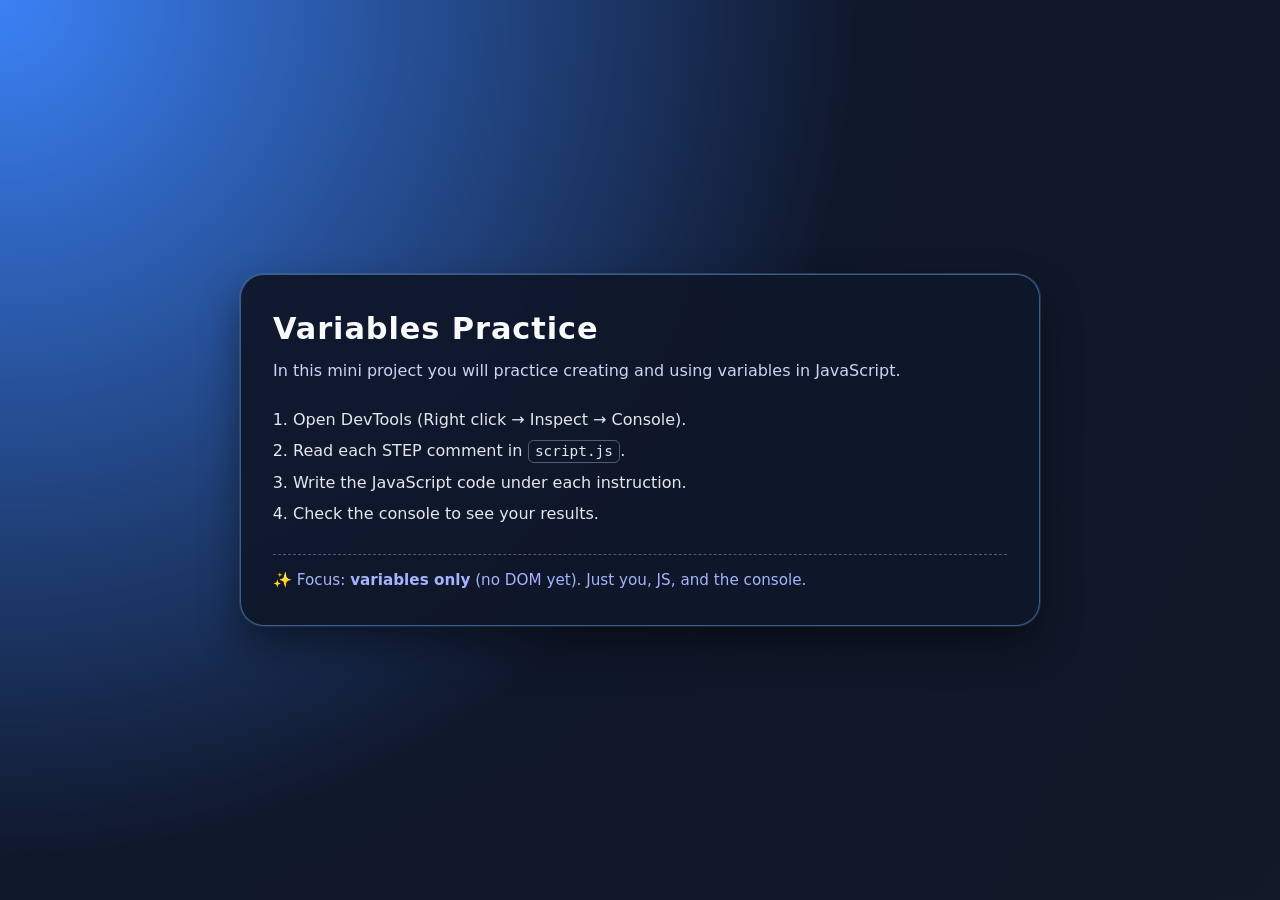
<file: JavaScript_Foundations_Mastery/01_Variables/mentee/index.html>
<!DOCTYPE html>
<html lang="en">
  <head>
    <meta charset="UTF-8" />
    <title>JS Fundamentals – Variables</title>
    <link rel="stylesheet" href="styles.css" />
  </head>
  <body>
    <div class="page">
      <div class="card">
        <h1>Variables Practice</h1>
        <p class="subtitle">
          In this mini project you will practice creating and using variables in
          JavaScript.
        </p>
        <ol class="steps">
          <li>Open DevTools (Right click → Inspect → Console).</li>
          <li>Read each STEP comment in <code>script.js</code>.</li>
          <li>Write the JavaScript code under each instruction.</li>
          <li>Check the console to see your results.</li>
        </ol>
        <p class="hint">
          ✨ Focus: <strong>variables only</strong> (no DOM yet). Just you, JS,
          and the console.
        </p>
      </div>
    </div>

    <script src="script.js"></script>
  </body>
</html>
</file>
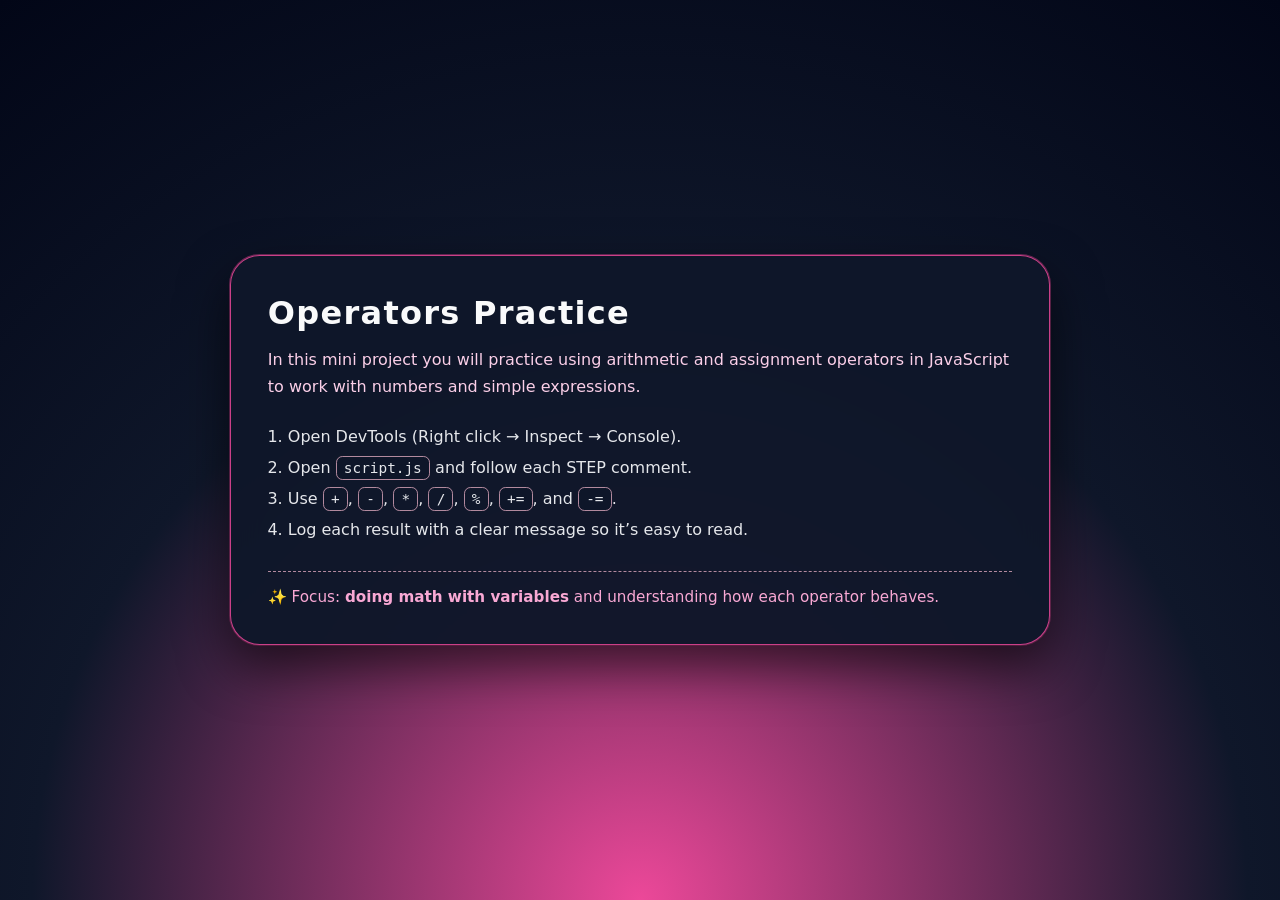
<file: JavaScript_Foundations_Mastery/03_Operators/mentee/index.html>
<!doctype html>
<html lang="en">
  <head>
    <meta charset="UTF-8" />
    <title>JS Fundamentals – Operators</title>
    <link rel="stylesheet" href="styles.css" />
  </head>
  <body>
    <div class="page">
      <div class="card">
        <h1>Operators Practice</h1>
        <p class="subtitle">
          In this mini project you will practice using arithmetic and assignment
          operators in JavaScript to work with numbers and simple expressions.
        </p>
        <ol class="steps">
          <li>Open DevTools (Right click → Inspect → Console).</li>
          <li>Open <code>script.js</code> and follow each STEP comment.</li>
          <li>
            Use <code>+</code>, <code>-</code>, <code>*</code>, <code>/</code>,
            <code>%</code>, <code>+=</code>, and <code>-=</code>.
          </li>
          <li>Log each result with a clear message so it’s easy to read.</li>
        </ol>
        <p class="hint">
          ✨ Focus: <strong>doing math with variables</strong> and understanding
          how each operator behaves.
        </p>
      </div>
    </div>

    <script src="script.js"></script>
  </body>
</html>
</file>
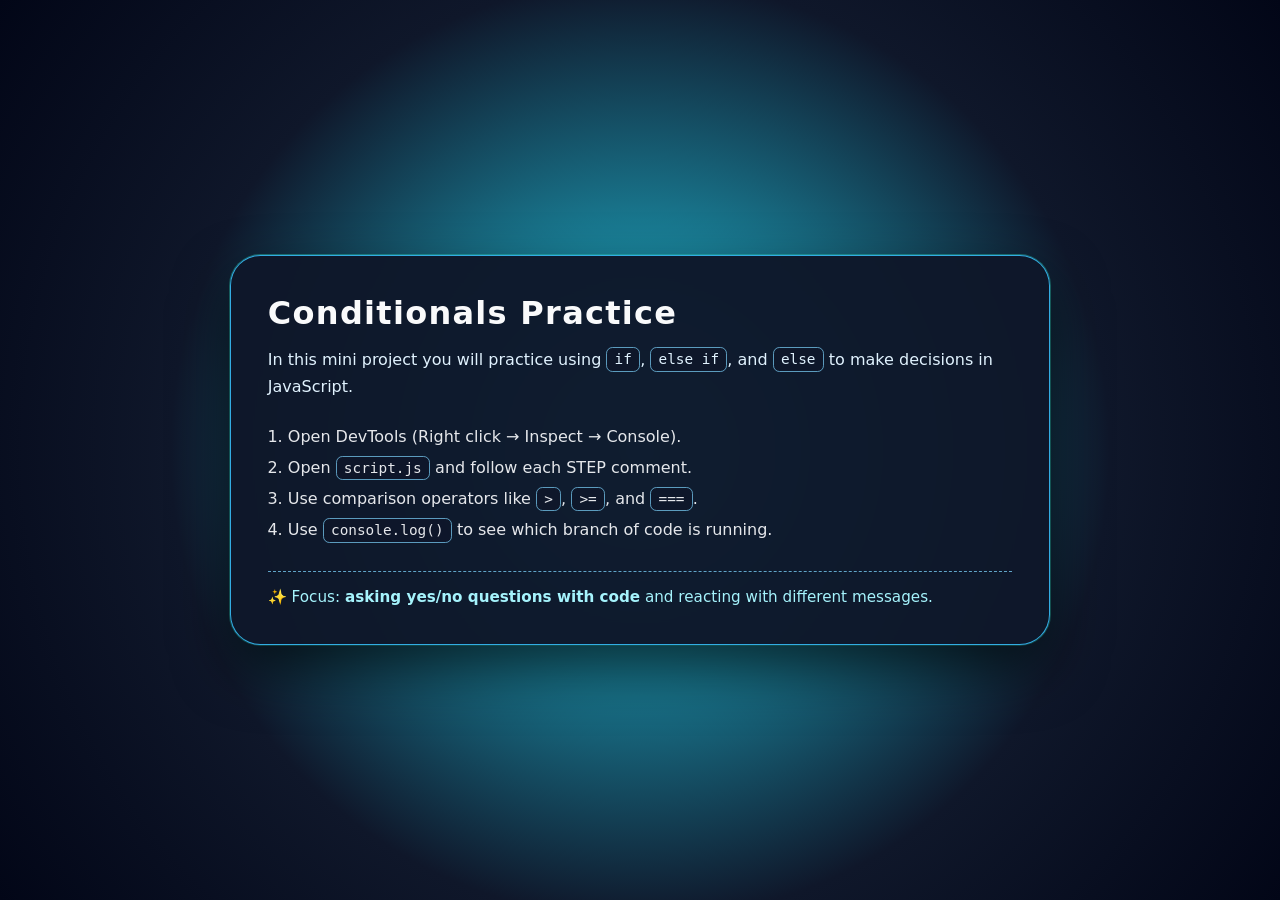
<file: JavaScript_Foundations_Mastery/04_Conditionals/mentee/index.html>
<!DOCTYPE html>
<html lang="en">
  <head>
    <meta charset="UTF-8" />
    <title>JS Fundamentals – Conditionals</title>
    <link rel="stylesheet" href="styles.css" />
  </head>
  <body>
    <div class="page">
      <div class="card">
        <h1>Conditionals Practice</h1>
        <p class="subtitle">
          In this mini project you will practice using <code>if</code>,
          <code>else if</code>, and <code>else</code> to make decisions in
          JavaScript.
        </p>
        <ol class="steps">
          <li>Open DevTools (Right click → Inspect → Console).</li>
          <li>Open <code>script.js</code> and follow each STEP comment.</li>
          <li>
            Use comparison operators like <code>&gt;</code>, <code>&gt;=</code>,
            and <code>===</code>.
          </li>
          <li>
            Use <code>console.log()</code> to see which branch of code is
            running.
          </li>
        </ol>
        <p class="hint">
          ✨ Focus: <strong>asking yes/no questions with code</strong> and
          reacting with different messages.
        </p>
      </div>
    </div>

    <script src="script.js"></script>
  </body>
</html>
</file>
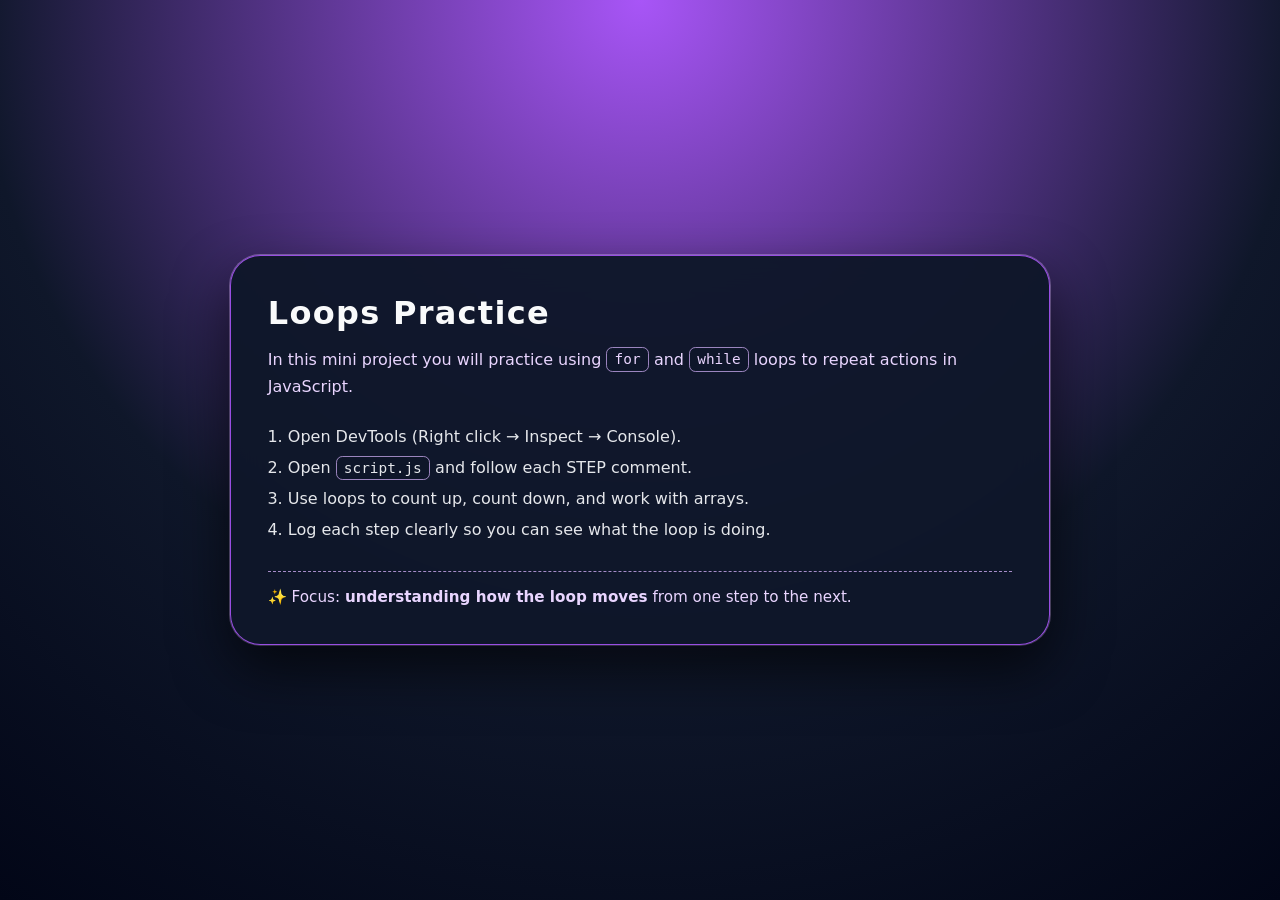
<file: JavaScript_Foundations_Mastery/05_Loops/mentee/index.html>
<!doctype html>
<html lang="en">
  <head>
    <meta charset="UTF-8" />
    <title>JS Fundamentals – Loops</title>
    <link rel="stylesheet" href="styles.css" />
  </head>
  <body>
    <div class="page">
      <div class="card">
        <h1>Loops Practice</h1>
        <p class="subtitle">
          In this mini project you will practice using <code>for</code> and
          <code>while</code> loops to repeat actions in JavaScript.
        </p>
        <ol class="steps">
          <li>Open DevTools (Right click → Inspect → Console).</li>
          <li>Open <code>script.js</code> and follow each STEP comment.</li>
          <li>Use loops to count up, count down, and work with arrays.</li>
          <li>Log each step clearly so you can see what the loop is doing.</li>
        </ol>
        <p class="hint">
          ✨ Focus: <strong>understanding how the loop moves</strong> from one
          step to the next.
        </p>
      </div>
    </div>
    <script src="script.js"></script>
  </body>
</html>
</file>
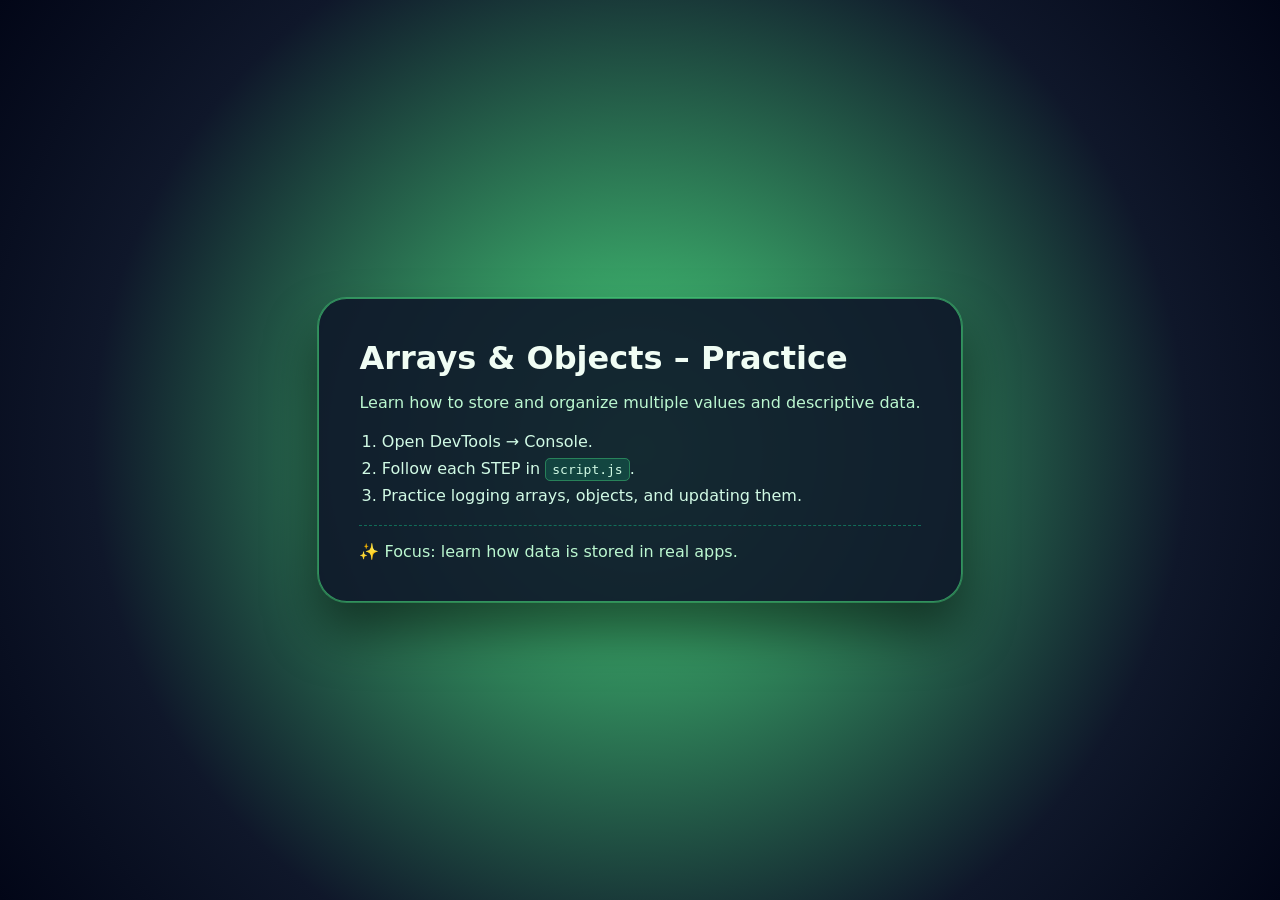
<file: JavaScript_Foundations_Mastery/06_Arrays_Objects/mentee/index.html>
<!DOCTYPE html>
<html lang="en">
  <head>
    <meta charset="UTF-8" />
    <title>Arrays & Objects Basics</title>
    <link rel="stylesheet" href="styles.css" />
  </head>
  <body>
    <div class="page">
      <div class="card">
        <h1>Arrays & Objects – Practice</h1>
        <p class="subtitle">
          Learn how to store and organize multiple values and descriptive data.
        </p>

        <ol class="steps">
          <li>Open DevTools → Console.</li>
          <li>Follow each STEP in <code>script.js</code>.</li>
          <li>Practice logging arrays, objects, and updating them.</li>
        </ol>

        <p class="hint">✨ Focus: learn how data is stored in real apps.</p>
      </div>
    </div>

    <script src="script.js"></script>
  </body>
</html>
</file>
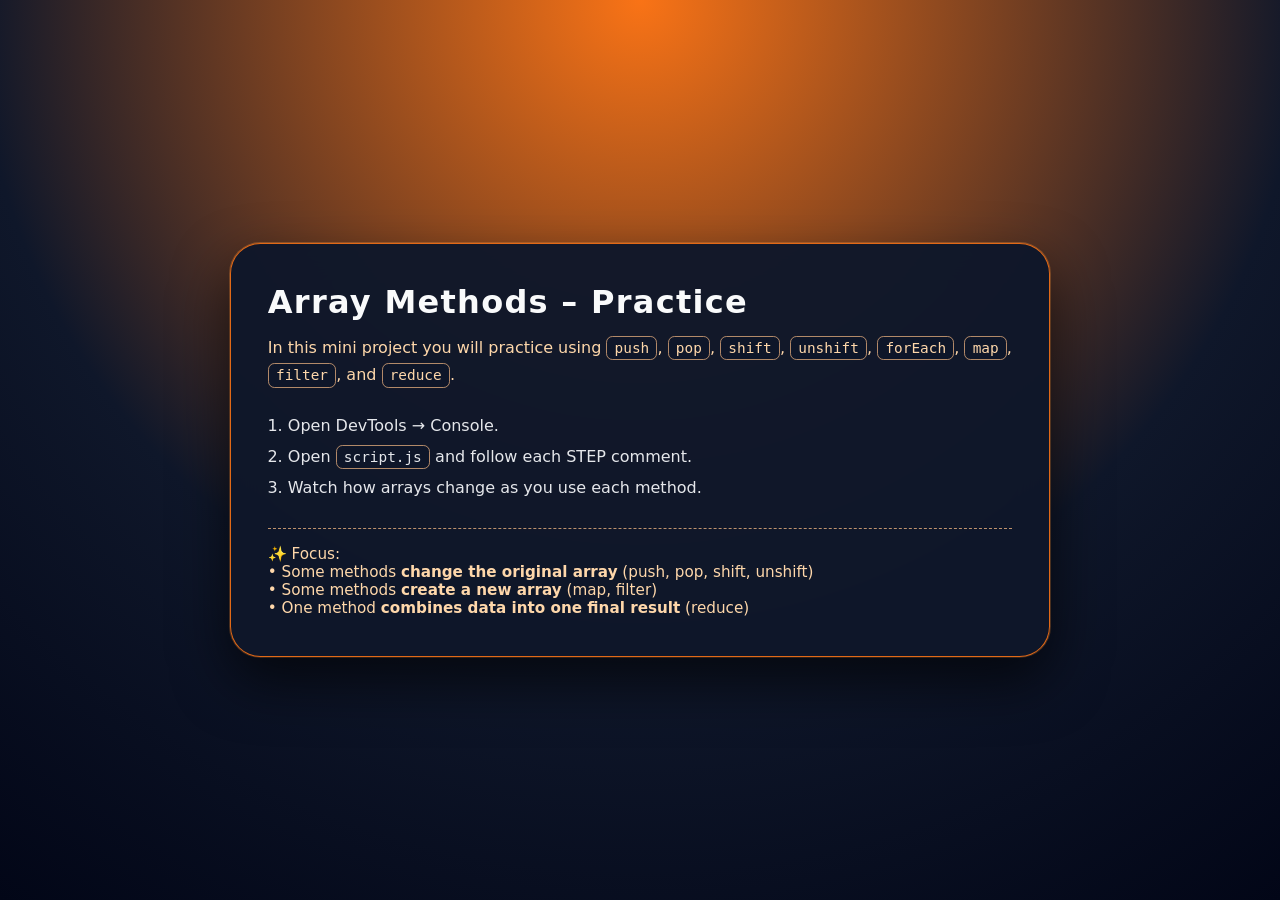
<file: JavaScript_Foundations_Mastery/07_ArrayMethods/mentee/index.html>
<!doctype html>
<html lang="en">
  <head>
    <meta charset="UTF-8" />
    <title>Array Methods</title>
    <link rel="stylesheet" href="styles.css" />
  </head>
  <body>
    <div class="page">
      <div class="card">
        <h1>Array Methods – Practice</h1>

        <p class="subtitle">
          In this mini project you will practice using
          <code>push</code>, <code>pop</code>, <code>shift</code>,
          <code>unshift</code>, <code>forEach</code>, <code>map</code>,
          <code>filter</code>, and <code>reduce</code>.
        </p>

        <ol class="steps">
          <li>Open DevTools → Console.</li>
          <li>Open <code>script.js</code> and follow each STEP comment.</li>
          <li>Watch how arrays change as you use each method.</li>
        </ol>

        <p class="hint">
          ✨ Focus:
          <br />
          • Some methods <strong>change the original array</strong>
          (push, pop, shift, unshift)
          <br />
          • Some methods <strong>create a new array</strong>
          (map, filter)
          <br />
          • One method <strong>combines data into one final result</strong>
          (reduce)
        </p>
      </div>
    </div>
    <script src="script.js"></script>
  </body>
</html>
</file>
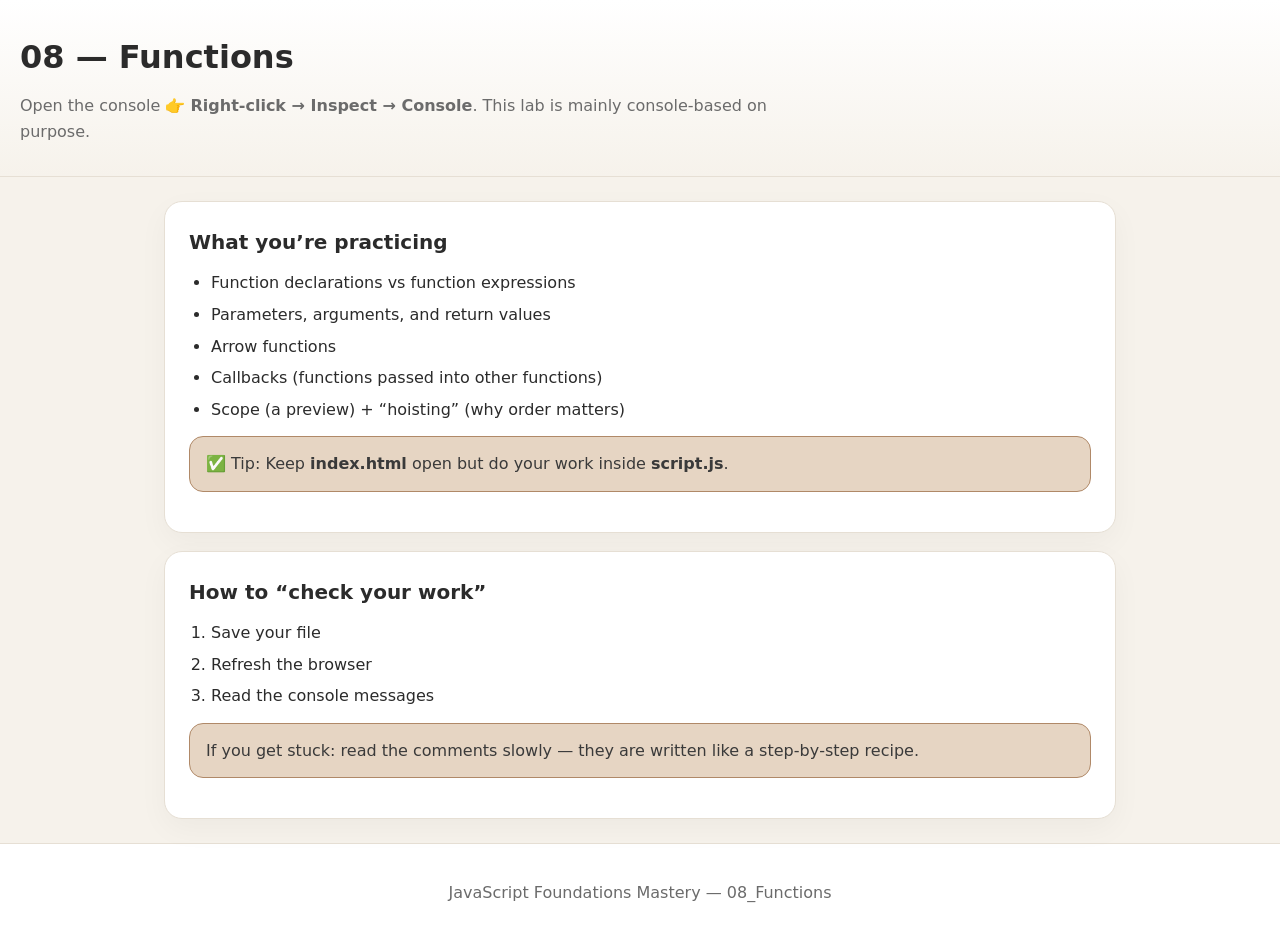
<file: JavaScript_Foundations_Mastery/08_Functions/mentee/index.html>
<!doctype html>
<html lang="en">
  <head>
    <meta charset="UTF-8" />
    <meta name="viewport" content="width=device-width, initial-scale=1.0" />
    <title>08 — Functions</title>
    <link rel="stylesheet" href="styles.css" />
  </head>
  <body>
    <header class="header">
      <h1>08 — Functions</h1>
      <p class="subtitle">
        Open the console 👉 <strong>Right‑click → Inspect → Console</strong>.
        This lab is mainly console‑based on purpose.
      </p>
    </header>

    <main class="container">
      <section class="card">
        <h2>What you’re practicing</h2>
        <ul>
          <li>Function declarations vs function expressions</li>
          <li>Parameters, arguments, and return values</li>
          <li>Arrow functions</li>
          <li>Callbacks (functions passed into other functions)</li>
          <li>Scope (a preview) + “hoisting” (why order matters)</li>
        </ul>
        <p class="tip">
          ✅ Tip: Keep <strong>index.html</strong> open but do your work inside
          <strong>script.js</strong>.
        </p>
      </section>

      <section class="card">
        <h2>How to “check your work”</h2>
        <ol>
          <li>Save your file</li>
          <li>Refresh the browser</li>
          <li>Read the console messages</li>
        </ol>
        <p class="tip">
          If you get stuck: read the comments slowly — they are written like a
          step‑by‑step recipe.
        </p>
      </section>
    </main>

    <footer class="footer">
      <p>JavaScript Foundations Mastery — 08_Functions</p>
    </footer>

    <script src="script.js"></script>
  </body>
</html>
</file>
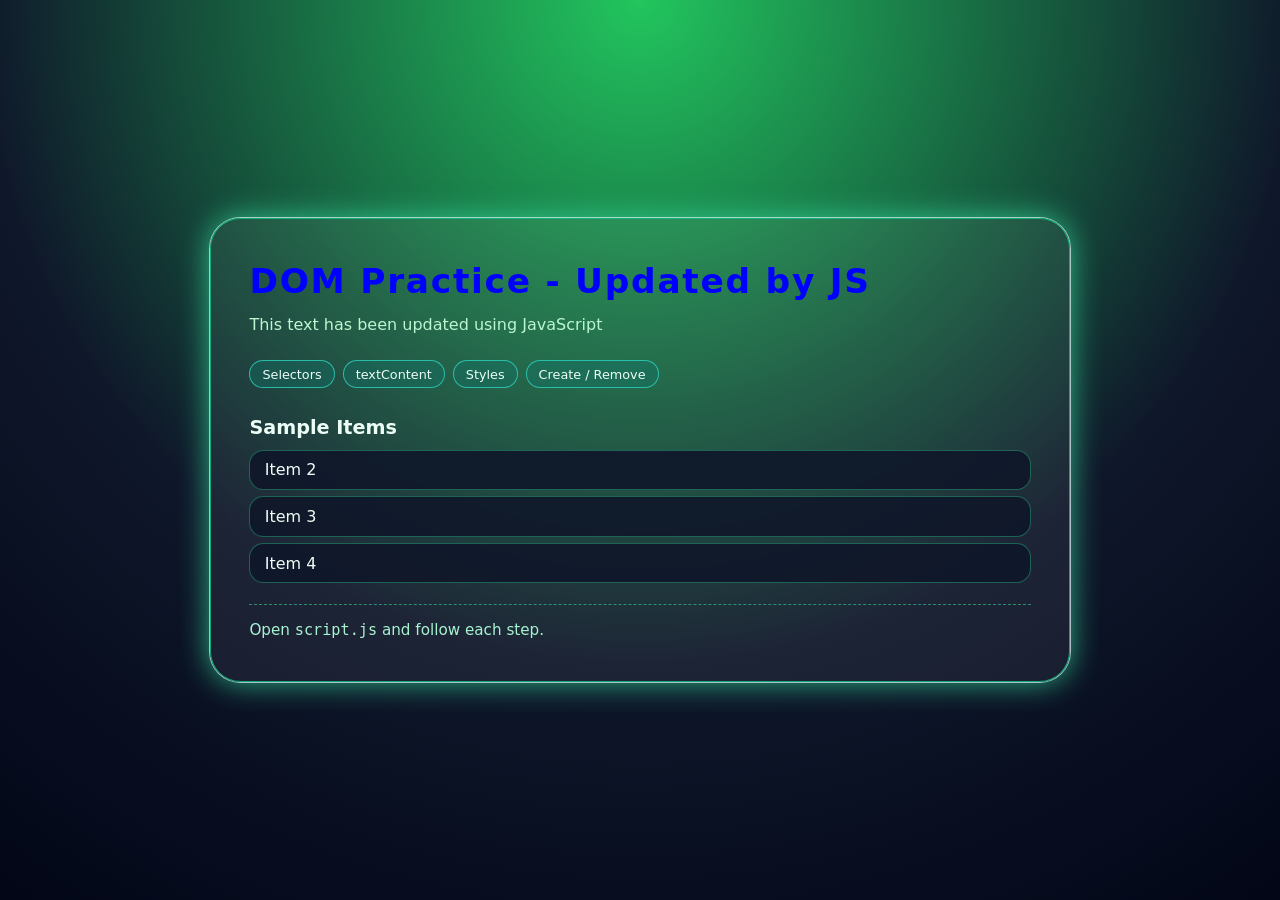
<file: JavaScript_Foundations_Mastery/09_DOM_MiniTasks/mentee/index.html>
<!doctype html>
<html lang="en">
  <head>
    <meta charset="UTF-8" />
    <title>DOM Mini Tasks</title>
    <link rel="stylesheet" href="styles.css" />
  </head>
  <body>
    <main class="page">
      <section class="card" id="mainCard">
        <h1 id="mainTitle">DOM Practice</h1>
        <p id="description">
          This text will be updated later on by using
          <strong>JavaScript</strong>
        </p>
        <div class="info-row">
          <div class="badge">Selectors</div>
          <div class="badge">textContent</div>
          <div class="badge">Styles</div>
          <div class="badge">Create / Remove</div>
        </div>

        <h2 class="list-title" id="listTitle">Sample Items</h2>
        <ul id="itemList" class="item-list">
          <li class="item">Item 1</li>
          <li class="item">Item 2</li>
          <li class="item">Item 3</li>
        </ul>
        <p class="hint">Open <code> script.js</code> and follow each step.</p>
      </section>
    </main>
    <script src="script.js"></script>
  </body>
</html>
</file>
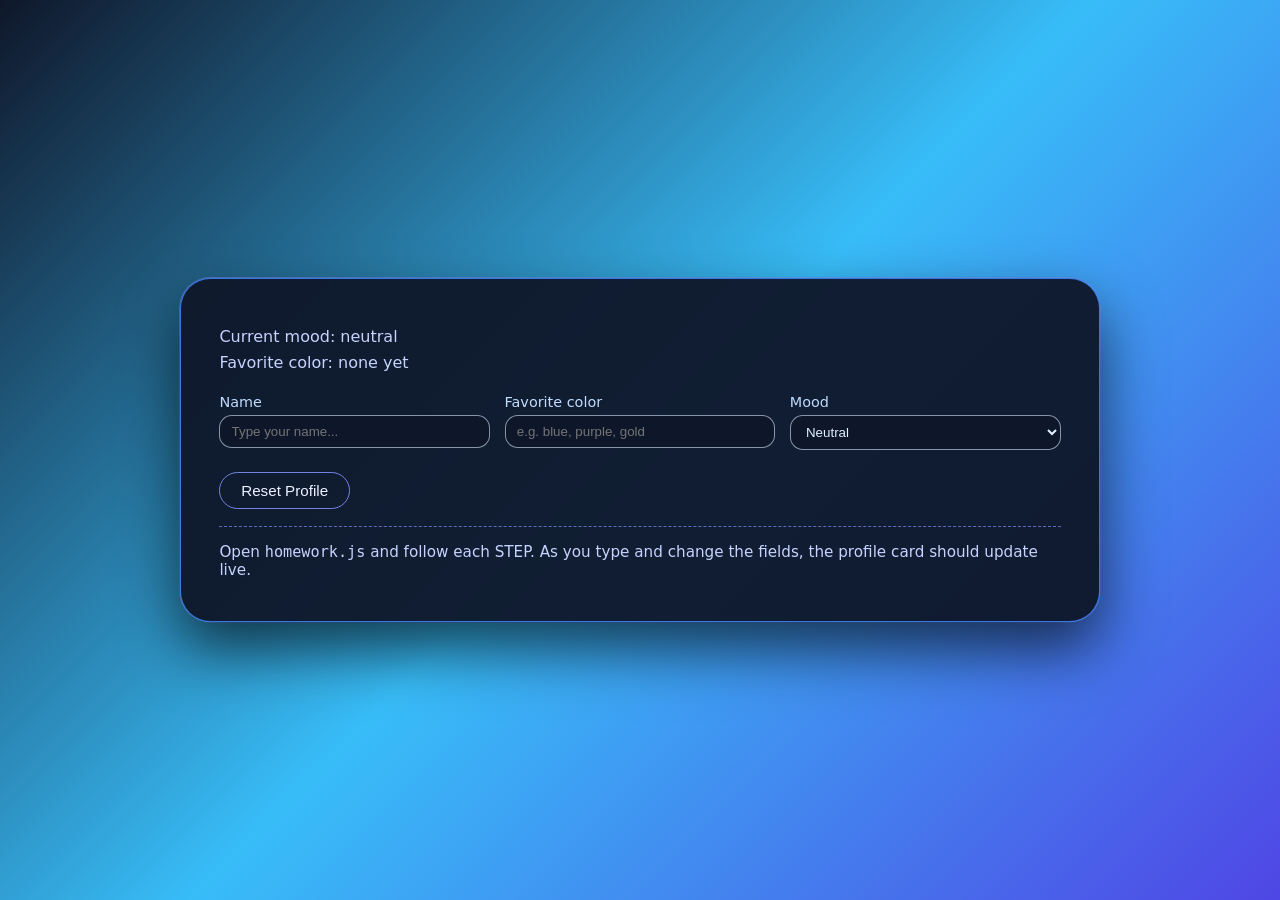
<file: JavaScript_Foundations_Mastery/10_DOM_EventsMiniTasks/mentee/index.html>
<!doctype html>
<html lang="en">
  <head>
    <meta charset="UTF-8" />
    <title>Live Profile Card</title>
    <link rel="stylesheet" href="styles.css" />
  </head>
  <body>
    <main class="page">
      <section class="card" id="profileCard">
        <h1 id="profileNameDisplay"></h1>
        <p id="profileMoodDisplay" class="mood-line">Current mood: neutral</p>
        <p id="profileColorDisplay" class="color-line">
          Favorite color: <span id="colorValueText">none yet</span>
        </p>

        <div class="form-grid">
          <div class="field">
            <label for="nameInput">Name</label>
            <input id="nameInput" type="text" placeholder="Type your name..." />
          </div>

          <div class="field">
            <label for="colorInput">Favorite color</label>
            <input
              id="colorInput"
              type="text"
              placeholder="e.g. blue, purple, gold"
            />
          </div>

          <div class="field">
            <label for="moodSelect">Mood</label>
            <select id="moodSelect">
              <option value="neutral" selected>Neutral</option>
              <option value="happy">Happy</option>
              <option value="focused">Focused</option>
              <option value="tired">Tired</option>
            </select>
          </div>
        </div>

        <div class="button-row">
          <button id="resetProfileBtn" class="btn secondary">
            Reset Profile
          </button>
        </div>

        <p class="hint">
          Open <code>homework.js</code> and follow each STEP. As you type and
          change the fields, the profile card should update live.
        </p>
      </section>
    </main>

    <script src="script.js"></script>
  </body>
</html>
</file>
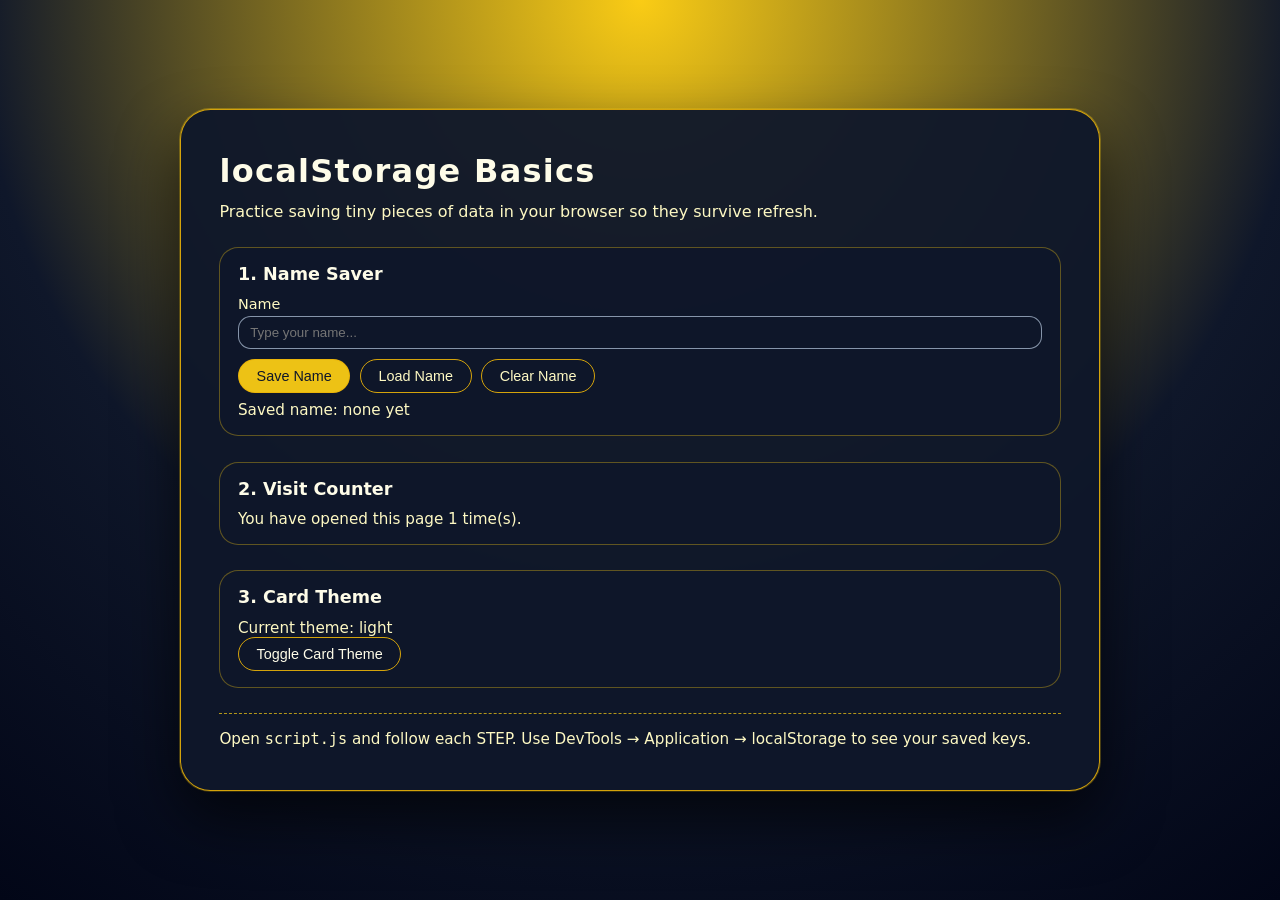
<file: JavaScript_Foundations_Mastery/11_LocalStorageMiniTasks/mentee/index.html>
<!doctype html>
<html lang="en">
  <head>
    <meta charset="UTF-8" />
    <title>localStorage Mini Tasks</title>
    <link rel="stylesheet" href="styles.css" />
  </head>
  <body>
    <main class="page">
      <section class="card" id="storageCard">
        <h1 class="card-title">localStorage Basics</h1>
        <p class="card-subtitle">
          Practice saving tiny pieces of data in your browser so they survive
          refresh.
        </p>

        <section class="block">
          <h2>1. Name Saver</h2>
          <label class="field-label" for="nameInput">Name</label>
          <input
            id="nameInput"
            type="text"
            class="text-input"
            placeholder="Type your name..."
          />
          <div class="button-row">
            <button id="saveNameBtn" class="btn primary">Save Name</button>
            <button id="loadNameBtn" class="btn ghost">Load Name</button>
            <button id="clearNameBtn" class="btn ghost">Clear Name</button>
          </div>
          <p class="status-line">
            Saved name:
            <span id="savedNameDisplay">none yet</span>
          </p>
        </section>

        <section class="block">
          <h2>2. Visit Counter</h2>
          <p class="status-line">
            You have opened this page
            <span id="visitCountText">0</span>
            time(s).
          </p>
        </section>

        <section class="block">
          <h2>3. Card Theme</h2>
          <p class="status-line">
            Current theme:
            <span id="themeStatusText">light</span>
          </p>
          <button id="toggleThemeBtn" class="btn secondary">
            Toggle Card Theme
          </button>
        </section>

        <p class="hint">
          Open <code>script.js</code> and follow each STEP. Use DevTools →
          Application → localStorage to see your saved keys.
        </p>
      </section>
    </main>

    <script src="script.js"></script>
  </body>
</html>
</file>
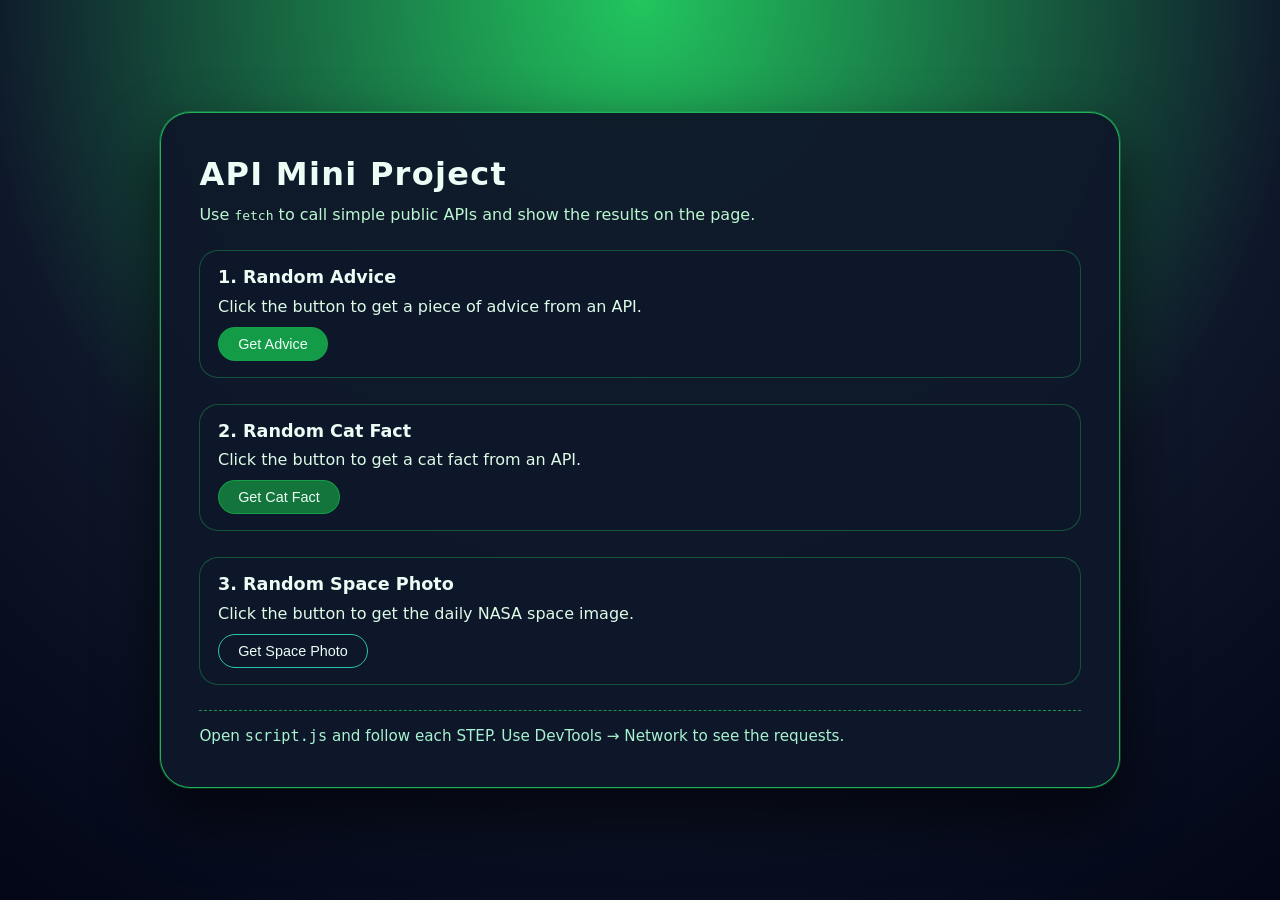
<file: JavaScript_Foundations_Mastery/12_API_Fetch/mentee/index.html>
<!DOCTYPE html>
<html lang="en">
  <head>
    <meta charset="UTF-8" />
    <title>API Mini Tasks</title>
    <link rel="stylesheet" href="styles.css" />
  </head>
  <body>
  <main class="page">
      <section class="card">
        <h1 class="card-title">API Mini Project</h1>
        <p class="card-subtitle">
          Use <code>fetch</code> to call simple public APIs and show the results
          on the page.
        </p>

        <section class="widget">
          <h2>1. Random Advice</h2>
          <p class="widget-text" id="adviceText">
            Click the button to get a piece of advice from an API.
          </p>
          <button id="adviceBtn" class="btn primary">Get Advice</button>
        </section>

        <section class="widget">
          <h2>2. Random Cat Fact</h2>
          <p class="widget-text" id="catFactText">
            Click the button to get a cat fact from an API.
          </p>
          <button id="catFactBtn" class="btn secondary">Get Cat Fact</button>
        </section>

        <section class="widget">
          <h2>3. Random Space Photo</h2>
          <p class="widget-text" id="activityText">
            Click the button to get the daily NASA space image.
          </p>
          <button id="activityBtn" class="btn ghost">Get Space Photo</button>
        </section>

        <p class="hint">
          Open <code>script.js</code> and follow each STEP. Use DevTools →
          Network to see the requests.
        </p>
      </section>
    </main>
    <script src="script.js"></script>
  </body>
</html>
</file>
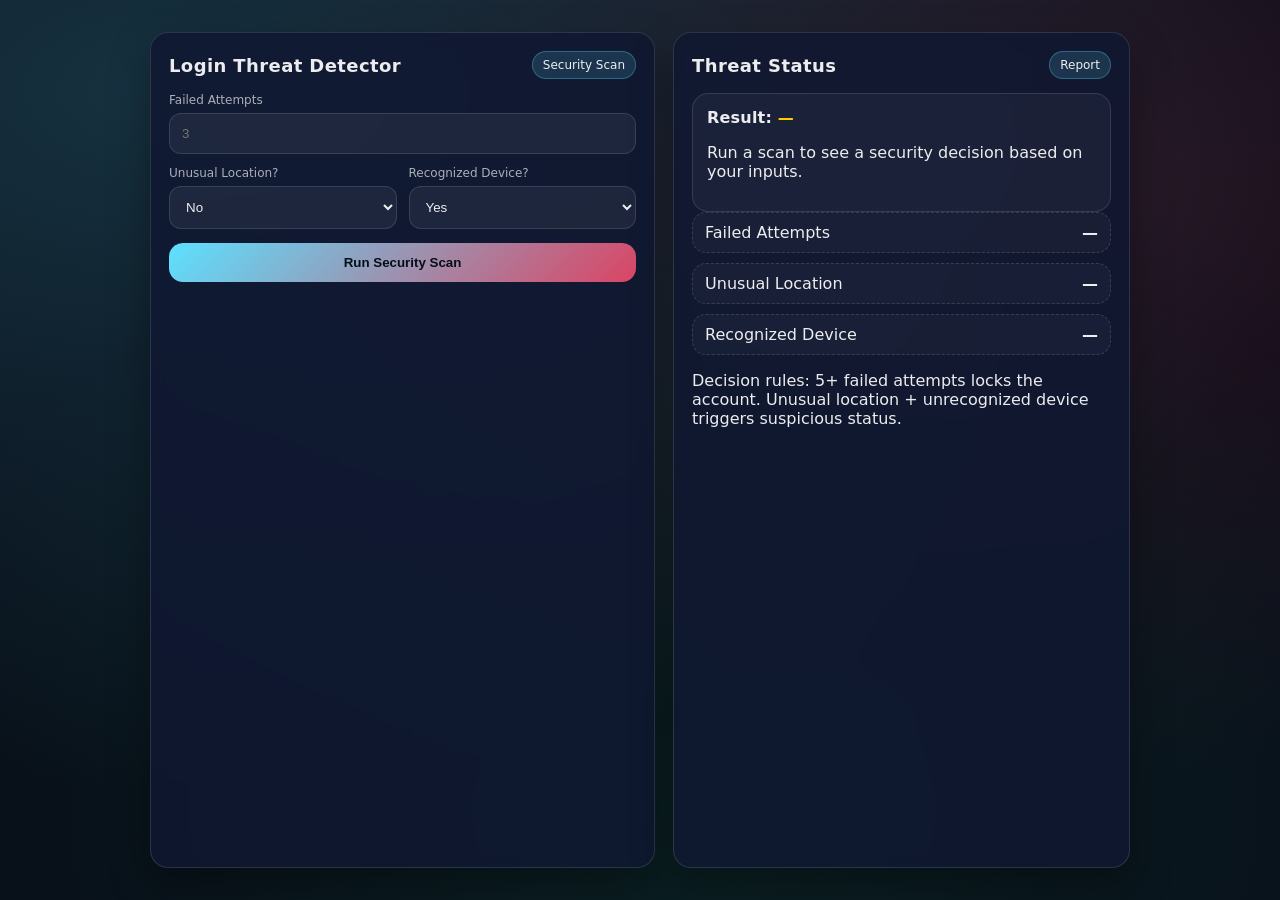
<file: JavaScript_Foundations_Mastery/Extra_Homework/LoginThreatDetector_Variables_dataTypes_Operators_Conditionals/mentee/index.html>
<!doctype html>
<html lang="en">
  <head>
    <!-- Step 1: Add meta tag to tell the browser to use UTF-8 character encoding -->
    <meta charset="UTF-8" />

    <!-- Step 2: Add meta tag to make the page responsive on mobile devices -->
    <meta name="viewport" content="width=device-width, initial-scale=1.0" />

    <!-- Step 3: Add the title that appears on the browser tab -->
    <title>🛡️ Login Threat Detector</title>

    <!-- Step 4 & 5: Link your external CSS file so the HTML elements get styled -->
    <link rel="stylesheet" href="styles.css" />
  </head>

  <body>
    <!-- ✅ LOGIN THREAT DETECTOR  -->
    <!-- Goal: Simulate a security system that flags suspicious login attempts. -->
    <!-- NOTE: Your *decision logic* must use ONLY: variables, data types, operators, conditionals. -->
    <!-- DOM + event listeners are allowed because we are building a realistic UI. -->

    <!-- Step 6: Create a main container that holds TWO cards (left = inputs, right = status report) -->
    <!-- Give it a class="container" -->

    <!-- Step 7: Create the LEFT card (security inputs) -->
    <!-- Give it class="card" -->
    <!-- Add a header with:
         - an <h1> like "Login Threat Detector"
         - a badge like "Security Scan"
         Use class="header" and class="badge" -->

    <!-- Step 8: Add a label + input for Failed Attempts -->
    <!-- Use input type="number" and id="failedAttempts" -->
    <!-- Placeholder example: 3 -->

    <!-- Step 9: Add a row with TWO dropdowns -->
    <!-- Wrap them in a div class="row" -->

    <!-- Step 10: Dropdown 1 = Unusual Location? -->
    <!-- Give it id="unusualLocation" -->
    <!-- Options:
         - value="no"  text "No"
         - value="yes" text "Yes" -->

    <!-- Step 11: Dropdown 2 = Recognized Device? -->
    <!-- Give it id="recognizedDevice" -->
    <!-- Options:
         - value="yes" text "Yes"
         - value="no"  text "No" -->

    <!-- Step 12: Add a button to run the scan -->
    <!-- Give it id="scanBtn" and class="btn" -->
    <!-- Button text: "Run Security Scan" -->

    <!-- Step 13: Add a message paragraph under the button -->
    <!-- Give it id="message" and class="message" -->
    <!-- JavaScript will show warnings and helpful tips here -->

    <!-- Step 14: Create the RIGHT card (status report) -->
    <!-- Give it class="card" -->
    <!-- Add a header with:
         - an <h1> like "Threat Status"
         - a badge like "Report"
         Use class="header" and class="badge" -->

    <!-- Step 15: Add a status box to display the final decision -->
    <!-- Create a div class="statusBox" -->
    <!-- Inside it, add:
         A) A title line like: "Result:" and a span for the status text
            - Give the span id="statusText"
         B) A subtitle/description paragraph
            - Give it id="statusDetails"

         TIP: You will change text + color in JavaScript depending on the result.
    -->

    <!-- Step 16: Add 3 key-value lines (kv rows) to display what the user selected -->
    <!-- Each line should have class="kv" and show:
         - Failed Attempts value span id="attemptsOut"
         - Unusual Location value span id="locationOut"
         - Recognized Device value span id="deviceOut"
    -->

    <!-- Step 17: Make sure your script.js is linked -->

    <main class="container">
      <section class="card">
        <div class="header">
          <h1>Login Threat Detector</h1>
          <span class="badge">Security Scan</span>
        </div>

        <label for="failedAttempts">Failed Attempts</label>
        <input id="failedAttempts" type="number" placeholder="3" />

        <div class="row">
          <div>
            <label for="unusualLocation">Unusual Location?</label>
            <select id="unusualLocation">
              <option value="no">No</option>
              <option value="yes">Yes</option>
            </select>
          </div>

          <div>
            <label for="recognizedDevice">Recognized Device?</label>
            <select id="recognizedDevice">
              <option value="yes">Yes</option>
              <option value="no">No</option>
            </select>
          </div>
        </div>

        <button id="scanBtn" class="btn">Run Security Scan</button>
        <p id="message" class="message"></p>
      </section>

      <aside class="card">
        <div class="header">
          <h1>Threat Status</h1>
          <span class="badge">Report</span>
        </div>

        <div class="statusBox">
          <p class="statusTitle">
            Result: <span id="statusText" class="warn">—</span>
          </p>
          <p id="statusDetails" class="note">
            Run a scan to see a security decision based on your inputs.
          </p>
        </div>

        <div class="kv">
          <span>Failed Attempts</span>
          <strong id="attemptsOut">—</strong>
        </div>

        <div class="kv">
          <span>Unusual Location</span>
          <strong id="locationOut">—</strong>
        </div>

        <div class="kv">
          <span>Recognized Device</span>
          <strong id="deviceOut">—</strong>
        </div>

        <p class="note">
          Decision rules: 5+ failed attempts locks the account. Unusual location
          + unrecognized device triggers suspicious status.
        </p>
      </aside>
    </main>

    <script src="script.js"></script>
  </body>
</html>
</file>
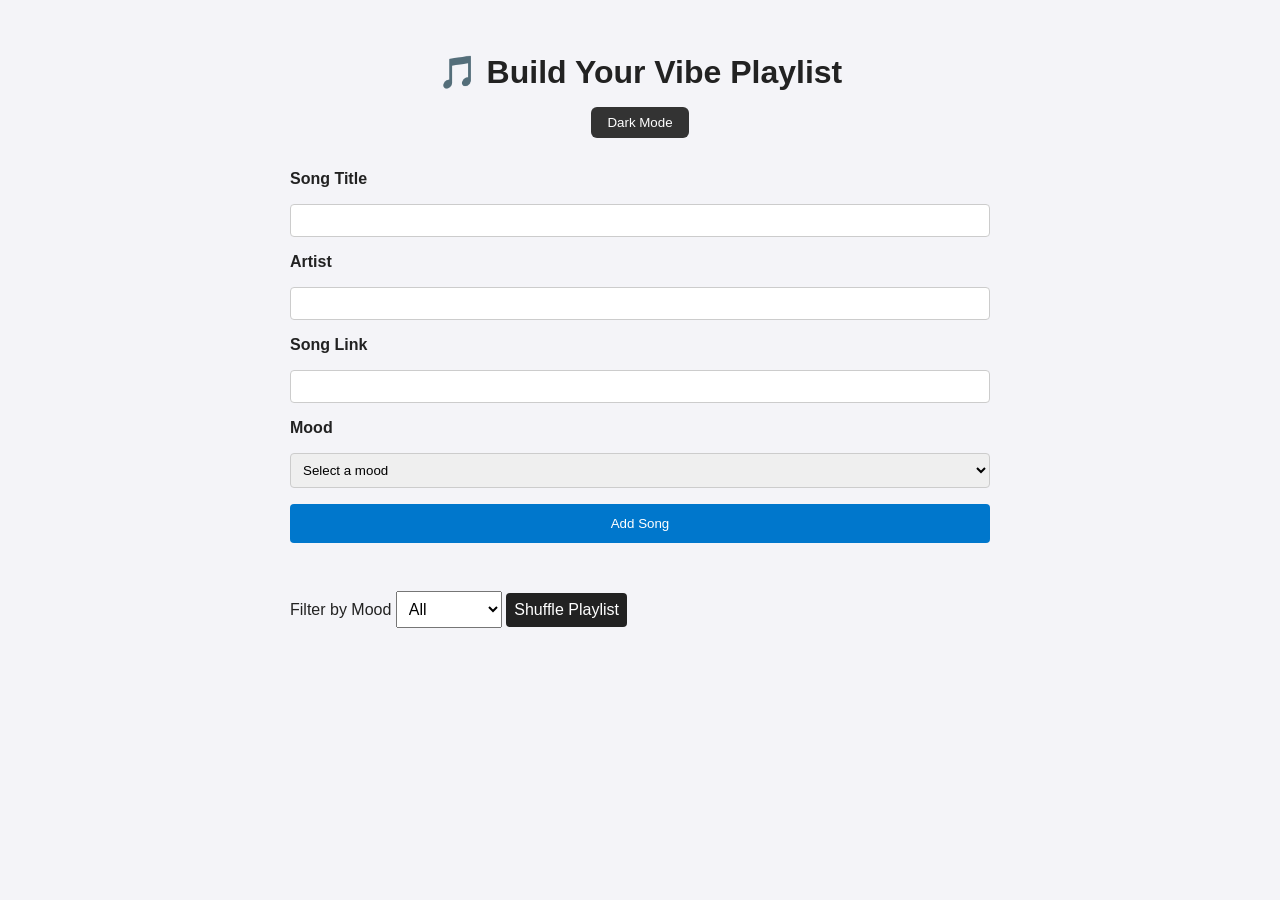
<file: JavaScript_Foundations_Mastery/Extra_Homework/music-playlist-js-local-storage/mentee/index.html>
<!doctype html>
<html lang="en">
  <head>
    <!-- Step 1: Add meta tag to tell the browser to use UTF-8 character encoding -->
    <meta charset="UTF-8" />

    <!-- Step 2: Add meta tag to make the page responsive on mobile devices -->
    <meta name="viewport" content="width=device-width, initial-scale=1.0" />

    <!-- Step 3: Add the title that appears on the browser tab -->
    <title>🎵 Custom Music Playlist Builder</title>

    <!-- Step 4: Link your external CSS file so the HTML elements get styled -->
    <link rel="stylesheet" href="styles.css" />
  </head>
  <body>
    <!-- Step 5: Create a container that wraps everything for layout and styling -->
    <div class="container">
      <!-- Step 6: Add a heading at the top of your app. This helps users understand what this page is about. -->
      <!-- Use an <h1> tag and write something like "🎵 Build Your Vibe Playlist" -->
      <!-- This heading is mostly for users and screen readers -->
      <h1>🎵 Build Your Vibe Playlist</h1>

      <!-- Step 7: Add a button that will allow users to toggle between dark and light mode -->
      <!-- Give it an id="toggleModeBtn" so we can select it in JavaScript -->
      <!-- Example text: "Dark Mode" -->
      <button id="toggleModeBtn">Dark Mode</button>

      <!-- Step 8: Create a <form> that lets users input new song info -->
      <!-- Give the form an id="songForm" so we can attach event listeners in JavaScript -->
      <!-- Inside the form add the following: -->
      <form id="form">
        <!-- 1. Label + input for song title -->
        <!-- Use label with text: "Song Title" -->
        <!-- Use input type="text" with id="title" and required attribute -->
        <label for="title">Song Title</label>
        <input type="text" id="title" required />

        <!-- 2. Label + input for artist -->
        <!-- Use label with text: "Artist" -->
        <!-- Use input type="text" with id="artist" and required attribute -->
        <label for="artist">Artist</label>
        <input type="text" id="artist" required />

        <!-- 3. Label + input for song link -->
        <!-- Use label with text: "Song Link" -->
        <!-- Use input type="url" with id="link" and required attribute -->
        <label for="link">Song Link</label>
        <input type="url" id="link" required />

        <!-- 4. Label + dropdown for mood -->
        <!-- Use label with text: "Mood" -->
        <!-- Use select tag with id="mood" and required -->
        <!-- Add options like: Chill, Hype, Romantic, Sad -->
        <label for="mood">Mood</label>
        <select id="mood" required>
          <option value="all">Select a mood</option>
          <option value="chill">Chill</option>
          <option value="hype">Hype</option>
          <option value="romantic">Romantic</option>
          <option value="sad">Sad</option>
        </select>

        <!-- 5. Button to submit the form -->
        <!-- Use button type="submit" with text like "Add Song" -->
        <button type="submit">Add Song</button>
      </form>

      <!-- Step 9: Add a dropdown (select tag) to filter songs by mood -->
      <!-- Give it an id="filterMood" -->
      <!-- Add options: All, Chill, Hype, Romantic, Sad -->
      <label for="filterMood">Filter by Mood</label>
      <select id="filterMood">
        <option value="all">All</option>
        <option value="chill">Chill</option>
        <option value="hype">Hype</option>
        <option value="romantic">Romantic</option>
        <option value="sad">Sad</option>
      </select>

      <!-- Step 10: Add a button to shuffle the playlist -->
      <!-- Give it an id="shuffleBtn" and text like "Shuffle Playlist" -->
      <button id="shuffleBtn">Shuffle Playlist</button>

      <!-- Step 11: Add a div to hold all the playlist songs -->
      <!-- Give this div an id="playlist" and class="playlist-container" -->
      <div id="playlist" class="playlist-container"></div>
    </div>

    <!-- Step 12: Link to your JavaScript file that will control all the logic -->
    <script src="script.js"></script>
  </body>
</html>
</file>
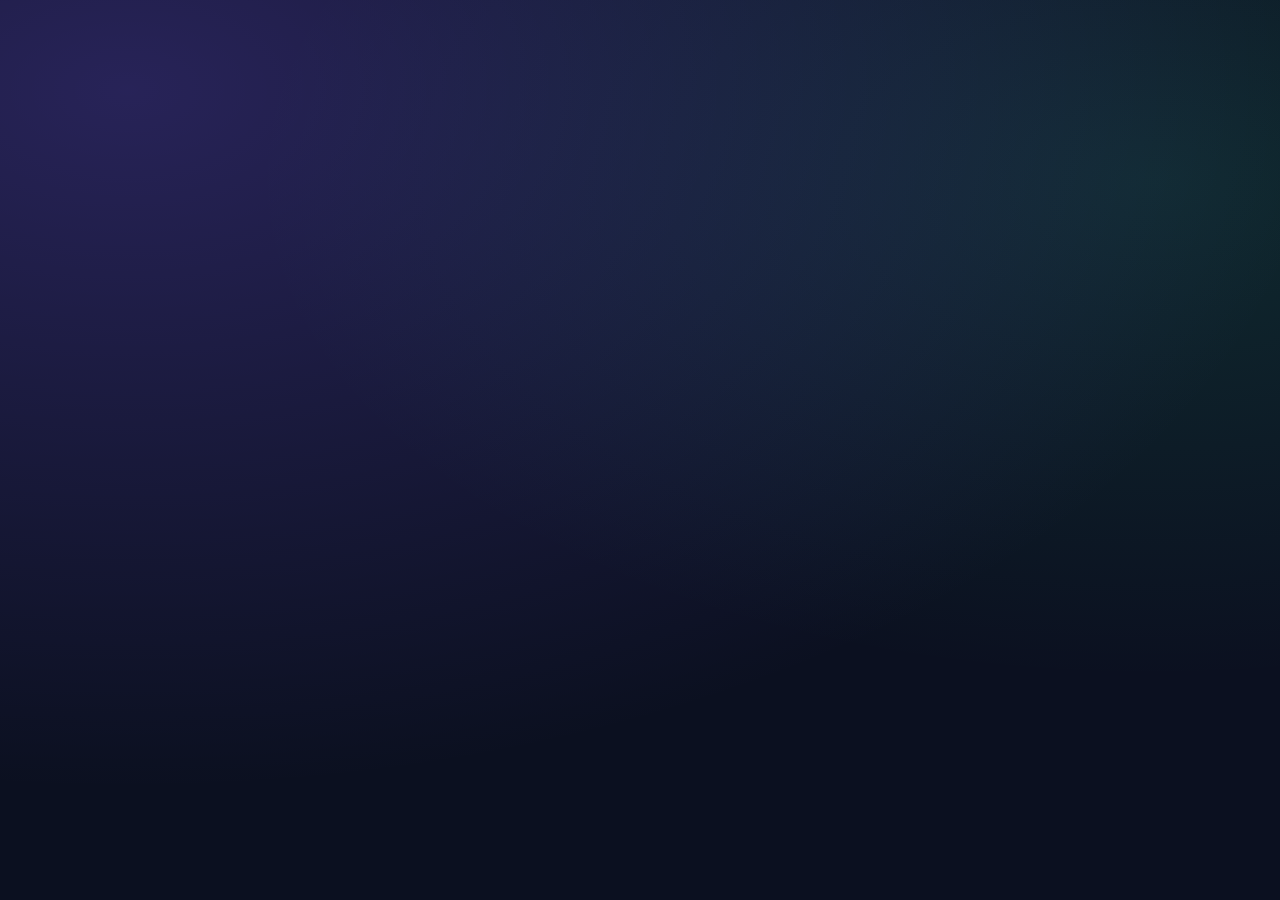
<file: JavaScript_Foundations_Mastery/Extra_Homework/SmartCheckoutSystem_Variables_dataTypes_Operators_Conditionals/mentee/index.html>
<!doctype html>
<html lang="en">
  <head>
    <!-- Step 1: Add meta tag to tell the browser to use UTF-8 character encoding -->
    <meta charset="UTF-8" />

    <!-- Step 2: Add meta tag to make the page responsive on mobile devices -->
    <meta name="viewport" content="width=device-width, initial-scale=1.0" />

    <!-- Step 3: Add the title that appears on the browser tab -->
    <title>🛒 Smart Checkout System</title>

    <!-- Step 4 & 5: Link your external CSS file so the HTML elements get styled -->
    <link rel="stylesheet" href="styles.css" />
  </head>

  <body>
    <!-- ✅ SMART CHECKOUT SYSTEM -->
    <!-- Goal: Build a realistic checkout page UI and let JavaScript calculate totals. -->
    <!-- NOTE: Your *checkout logic* must use ONLY: variables, data types, operators, conditionals. -->
    <!-- DOM + event listeners are allowed because this is the Realistic UI version. -->

    <!-- Step 6: Create a main container that holds TWO cards (left = inputs, right = summary) -->
    <!-- Give it a class="container" -->

    <!-- Step 7: Create the LEFT card (checkout inputs) -->
    <!-- Give it a class="card" -->
    <!-- Inside it, add a header area with:
         - a title like "Smart Checkout" (use an <h1>)
         - a badge like "Secure" (use a <span>)
         Use class="header" for the wrapper and class="badge" for the badge -->

    <!-- Step 8: Add a label + input for Cart Total -->
    <!-- The input must be type="number" -->
    <!-- Give it id="cartTotal" so JavaScript can read it -->
    <!-- Add a placeholder like: 180 -->

    <!-- Step 9: Add a row with TWO dropdowns (membership + coupon) -->
    <!-- Wrap them in a div class="row" so they sit side-by-side -->

    <!-- Step 10: Membership dropdown -->
    <!-- Give it id="membership" -->
    <!-- Add 3 options:
         - value="standard" text "Standard"
         - value="premium"  text "Premium"
         - value="vip"      text "VIP" -->

    <!-- Step 11: Coupon dropdown -->
    <!-- Give it id="coupon" -->
    <!-- Add 2 options:
         - value="no"  text "No"
         - value="yes" text "Yes" -->

    <!-- Step 12: Add a button to calculate the totals -->
    <!-- Give it id="calcBtn" and class="btn" -->
    <!-- Button text: "Calculate Total" -->

    <!-- Step 13: Add a message paragraph under the button -->
    <!-- Give it id="message" and class="message" -->
    <!-- JavaScript will update this text with warnings or free shipping messages -->

    <!-- Step 14: Create the RIGHT card (order summary receipt) -->
    <!-- Give it class="card" -->
    <!-- Add a header with:
         - "Order Summary" (use <h1>)
         - badge like "Receipt" (use <span class="badge">) -->

    <!-- Step 15: Create 4 receipt lines using divs -->
    <!-- Each line should:
         - have class="line"
         - have a label on the left (like "Subtotal")
         - have a value on the right (like "$0.00") that JS updates

         IMPORTANT: give these value elements the EXACT ids below:
         - Subtotal value id="subtotalText"
         - Discount value id="discountText"
         - Shipping value id="shippingText"
         - Final Total value id="finalTotalText"

         Also: give the Final Total line an extra class="total" so it stands out.
    -->

    <!-- Step 16: Add a small note (optional but realistic) -->
    <!-- Use a <p class="note"> explaining:
         - Premium gets 15% off
         - VIP gets 25% off
         - Coupon adds extra 10% off
         - Orders >= $150 ship free -->

    <!-- Step 17: Make sure your script.js is linked-->
  </body>
</html>
</file>
<file: JavaScript_Foundations_Mastery/01_Variables/mentee/styles.css>
* {
  box-sizing: border-box;
  margin: 0;
  padding: 0;
}

body {
  font-family:
    system-ui,
    -apple-system,
    BlinkMacSystemFont,
    "Segoe UI",
    sans-serif;
  min-height: 100vh;
  background: radial-gradient(
    circle at top left,
    #3b82f6,
    #0f172a 55%,
    #111827
  );
  color: #f9fafb;
  display: flex;
  align-items: center;
  justify-content: center;
  padding: 1.5rem;
}

.page {
  max-width: 800px;
  width: 100%;
}

.card {
  background: rgba(15, 23, 42, 0.95);
  border-radius: 1.5rem;
  padding: 2.25rem 2rem;
  box-shadow:
    0 20px 40px rgba(0, 0, 0, 0.45),
    0 0 0 1px rgba(148, 163, 184, 0.25);
  backdrop-filter: blur(12px);
  border: 1px solid rgba(96, 165, 250, 0.5);
}

h1 {
  font-size: 1.9rem;
  letter-spacing: 0.03em;
  margin-bottom: 0.75rem;
}

.subtitle {
  color: #cbd5f5;
  margin-bottom: 1.5rem;
  line-height: 1.6;
}

.steps {
  margin-left: 1.25rem;
  margin-bottom: 1.75rem;
  color: #e5e7eb;
  line-height: 1.6;
}

.steps li + li {
  margin-top: 0.35rem;
}

code {
  background: rgba(15, 23, 42, 0.9);
  padding: 0.15rem 0.4rem;
  border-radius: 0.35rem;
  font-size: 0.9rem;
  border: 1px solid rgba(148, 163, 184, 0.5);
}

.hint {
  font-size: 0.95rem;
  color: #a5b4fc;
  border-top: 1px dashed rgba(148, 163, 184, 0.5);
  padding-top: 1rem;
}
</file>
<file: JavaScript_Foundations_Mastery/03_Operators/mentee/styles.css>
* {
  box-sizing: border-box;
  margin: 0;
  padding: 0;
}

body {
  font-family: system-ui, -apple-system, BlinkMacSystemFont, "Segoe UI",
    sans-serif;
  min-height: 100vh;
  background: radial-gradient(circle at bottom, #ec4899, #0f172a 55%, #020617);
  color: #f9fafb;
  display: flex;
  align-items: center;
  justify-content: center;
  padding: 1.5rem;
}

.page {
  max-width: 820px;
  width: 100%;
}

.card {
  background: rgba(15, 23, 42, 0.97);
  border-radius: 1.85rem;
  padding: 2.4rem 2.3rem;
  box-shadow: 0 22px 50px rgba(0, 0, 0, 0.6), 0 0 0 1px rgba(236, 72, 153, 0.45);
  backdrop-filter: blur(16px);
  border: 1px solid rgba(236, 72, 153, 0.85);
}

h1 {
  font-size: 2rem;
  margin-bottom: 0.85rem;
  letter-spacing: 0.04em;
}

.subtitle {
  color: #fbcfe8;
  margin-bottom: 1.5rem;
  line-height: 1.7;
}

.steps {
  margin-left: 1.25rem;
  margin-bottom: 1.75rem;
  color: #e5e7eb;
  line-height: 1.6;
}

.steps li + li {
  margin-top: 0.35rem;
}

code {
  background: rgba(15, 23, 42, 0.9);
  padding: 0.2rem 0.45rem;
  border-radius: 0.4rem;
  font-size: 0.9rem;
  border: 1px solid rgba(248, 187, 208, 0.7);
}

.hint {
  font-size: 0.95rem;
  color: #f9a8d4;
  border-top: 1px dashed rgba(248, 187, 208, 0.7);
  padding-top: 1rem;
}
</file>
<file: JavaScript_Foundations_Mastery/04_Conditionals/mentee/styles.css>
* {
  box-sizing: border-box;
  margin: 0;
  padding: 0;
}

body {
  font-family: system-ui, -apple-system, BlinkMacSystemFont, "Segoe UI",
    sans-serif;
  min-height: 100vh;
  background: radial-gradient(circle at center, #22d3ee, #0f172a 60%, #020617);
  color: #f9fafb;
  display: flex;
  align-items: center;
  justify-content: center;
  padding: 1.5rem;
}

.page {
  max-width: 820px;
  width: 100%;
}

.card {
  background: rgba(15, 23, 42, 0.97);
  border-radius: 1.9rem;
  padding: 2.4rem 2.3rem;
  box-shadow: 0 24px 55px rgba(0, 0, 0, 0.65),
    0 0 0 1px rgba(45, 212, 191, 0.45);
  backdrop-filter: blur(18px);
  border: 1px solid rgba(56, 189, 248, 0.9);
}

h1 {
  font-size: 2rem;
  margin-bottom: 0.85rem;
  letter-spacing: 0.04em;
}

.subtitle {
  color: #e0f2fe;
  margin-bottom: 1.5rem;
  line-height: 1.7;
}

.steps {
  margin-left: 1.25rem;
  margin-bottom: 1.75rem;
  color: #e5e7eb;
  line-height: 1.6;
}

.steps li + li {
  margin-top: 0.35rem;
}

code {
  background: rgba(15, 23, 42, 0.9);
  padding: 0.2rem 0.45rem;
  border-radius: 0.4rem;
  font-size: 0.9rem;
  border: 1px solid rgba(125, 211, 252, 0.7);
}

.hint {
  font-size: 0.95rem;
  color: #a5f3fc;
  border-top: 1px dashed rgba(125, 211, 252, 0.75);
  padding-top: 1rem;
}
</file>
<file: JavaScript_Foundations_Mastery/05_Loops/mentee/styles.css>
* {
  box-sizing: border-box;
  margin: 0;
  padding: 0;
}

body {
  font-family: system-ui, -apple-system, BlinkMacSystemFont, "Segoe UI",
    sans-serif;
  min-height: 100vh;
  background: radial-gradient(circle at top, #a855f7, #0f172a 60%, #020617);
  color: #f9fafb;
  display: flex;
  align-items: center;
  justify-content: center;
  padding: 1.5rem;
}

.page {
  max-width: 820px;
  width: 100%;
}

.card {
  background: rgba(15, 23, 42, 0.97);
  border-radius: 1.9rem;
  padding: 2.4rem 2.3rem;
  box-shadow: 0 24px 55px rgba(0, 0, 0, 0.65),
    0 0 0 1px rgba(216, 180, 254, 0.45);
  backdrop-filter: blur(18px);
  border: 1px solid rgba(168, 85, 247, 0.9);
}

h1 {
  font-size: 2rem;
  margin-bottom: 0.85rem;
  letter-spacing: 0.04em;
}

.subtitle {
  color: #e9d5ff;
  margin-bottom: 1.5rem;
  line-height: 1.7;
}

.steps {
  margin-left: 1.25rem;
  margin-bottom: 1.75rem;
  color: #e5e7eb;
  line-height: 1.6;
}

.steps li + li {
  margin-top: 0.35rem;
}

code {
  background: rgba(15, 23, 42, 0.9);
  padding: 0.2rem 0.45rem;
  border-radius: 0.4rem;
  font-size: 0.9rem;
  border: 1px solid rgba(216, 180, 254, 0.7);
}

.hint {
  font-size: 0.95rem;
  color: #e9d5ff;
  border-top: 1px dashed rgba(216, 180, 254, 0.75);
  padding-top: 1rem;
}
</file>
<file: JavaScript_Foundations_Mastery/06_Arrays_Objects/mentee/styles.css>
* {
  box-sizing: border-box;
  margin: 0;
  padding: 0;
}

body {
  font-family: system-ui, sans-serif;
  background: radial-gradient(circle, #4ade80, #0f172a 70%, #020617);
  min-height: 100vh;
  color: #f0fdf4;
  display: flex;
  align-items: center;
  justify-content: center;
  padding: 2rem;
}

.card {
  background: rgba(15, 23, 42, 0.9);
  padding: 2.5rem;
  border-radius: 1.8rem;
  border: 1px solid rgba(74, 222, 128, 0.6);
  box-shadow: 0 0 0 1px rgba(74, 222, 128, 0.4), 0 30px 50px rgba(0, 0, 0, 0.5);
  max-width: 820px;
}

.steps {
  margin-left: 1.4rem;
  margin-top: 1rem;
  line-height: 1.7;
  color: #d1fae5;
}

.subtitle {
  margin: 1rem 0;
  color: #bbf7d0;
}

.hint {
  color: #bbf7d0;
  border-top: 1px dashed rgba(16, 185, 129, 0.5);
  margin-top: 1rem;
  padding-top: 1rem;
}

code {
  background: rgba(16, 185, 129, 0.2);
  padding: 3px 6px;
  border-radius: 5px;
  border: 1px solid rgba(74, 222, 128, 0.4);
}
</file>
<file: JavaScript_Foundations_Mastery/07_ArrayMethods/mentee/styles.css>
* {
  box-sizing: border-box;
  margin: 0;
  padding: 0;
}

body {
  font-family: system-ui, -apple-system, BlinkMacSystemFont, "Segoe UI",
    sans-serif;
  min-height: 100vh;
  background: radial-gradient(circle at top, #f97316, #0f172a 60%, #020617);
  color: #f9fafb;
  display: flex;
  align-items: center;
  justify-content: center;
  padding: 1.5rem;
}

.page {
  max-width: 820px;
  width: 100%;
}

.card {
  background: rgba(15, 23, 42, 0.97);
  border-radius: 1.9rem;
  padding: 2.4rem 2.3rem;
  box-shadow: 0 24px 55px rgba(0, 0, 0, 0.65), 0 0 0 1px rgba(251, 146, 60, 0.4);
  backdrop-filter: blur(18px);
  border: 1px solid rgba(249, 115, 22, 0.9);
}

h1 {
  font-size: 2rem;
  margin-bottom: 0.85rem;
  letter-spacing: 0.04em;
}

.subtitle {
  color: #fed7aa;
  margin-bottom: 1.5rem;
  line-height: 1.7;
}

.steps {
  margin-left: 1.25rem;
  margin-bottom: 1.75rem;
  color: #e5e7eb;
  line-height: 1.6;
}

.steps li + li {
  margin-top: 0.35rem;
}

code {
  background: rgba(15, 23, 42, 0.9);
  padding: 0.2rem 0.45rem;
  border-radius: 0.4rem;
  font-size: 0.9rem;
  border: 1px solid rgba(248, 187, 133, 0.7);
}

.hint {
  font-size: 0.95rem;
  color: #fed7aa;
  border-top: 1px dashed rgba(248, 187, 133, 0.75);
  padding-top: 1rem;
}
</file>
<file: JavaScript_Foundations_Mastery/08_Functions/mentee/styles.css>
* {
  box-sizing: border-box;
}

html,
body {
  height: 100%;
}

:root {
  --bg: #f6f2eb;
  --card: #ffffff;
  --border: #e6dfd4;

  --text: #2b2b2b;
  --muted: #6b6b6b;

  --accent: #b08968; /* soft copper */
  --accent-soft: #e6d5c3;
}

body {
  margin: 0;
  font-family:
    system-ui,
    -apple-system,
    Segoe UI,
    Roboto,
    Arial,
    sans-serif;
  line-height: 1.6;
  background: var(--bg);
  color: var(--text);
}

/* ================= HEADER ================= */

.header {
  padding: 32px 20px;
  border-bottom: 1px solid var(--border);
  background: linear-gradient(180deg, #ffffff, #f6f2eb);
}

.header h1 {
  margin: 0 0 10px 0;
  font-size: 32px;
  font-weight: 600;
}

.subtitle {
  margin: 0;
  color: var(--muted);
  max-width: 800px;
}

/* ================= LAYOUT ================= */

.container {
  max-width: 1000px;
  margin: 0 auto;
  padding: 24px;
  display: grid;
  gap: 18px;
}

/* ================= CARDS ================= */

.card {
  background: var(--card);
  border: 1px solid var(--border);
  border-radius: 18px;
  padding: 24px;
  box-shadow: 0 10px 30px rgba(0, 0, 0, 0.04);
}

.card h2 {
  margin: 0 0 12px 0;
  font-size: 20px;
  font-weight: 600;
}

/* ================= LISTS ================= */

ul,
ol {
  margin: 0;
  padding-left: 22px;
}

li {
  margin: 6px 0;
}

/* ================= TIP BOX ================= */

.tip {
  margin-top: 14px;
  padding: 14px 16px;
  border-radius: 14px;
  background: var(--accent-soft);
  border: 1px solid var(--accent);
  color: #3a3a3a;
}

/* ================= FOOTER ================= */

.footer {
  padding: 20px;
  text-align: center;
  color: var(--muted);
  border-top: 1px solid var(--border);
  background: #ffffff;
}
</file>
<file: JavaScript_Foundations_Mastery/09_DOM_MiniTasks/mentee/styles.css>
* {
  box-sizing: border-box;
  margin: 0;
  padding: 0;
}

body {
  min-height: 100vh;
  font-family: system-ui, -apple-system, BlinkMacSystemFont, "Segoe UI",
    sans-serif;
  background: radial-gradient(circle at top, #22c55e, #0f172a 60%, #020617);
  color: #ecfdf5;
  display: flex;
  align-items: center;
  justify-content: center;
  padding: 1.5rem;
}

.page {
  max-width: 860px;
  width: 100%;
}

.card {
  background: rgba(15, 23, 42, 0.96);
  border-radius: 1.9rem;
  padding: 2.6rem 2.4rem;
  box-shadow: 0 28px 60px rgba(0, 0, 0, 0.65), 0 0 0 1px rgba(52, 211, 153, 0.5);
  border: 1px solid rgba(16, 185, 129, 0.9);
}

#mainTitle {
  font-size: 2.15rem;
  margin-bottom: 0.6rem;
  letter-spacing: 0.05em;
}

#description {
  color: #bbf7d0;
  margin-bottom: 1.4rem;
  line-height: 1.7;
}

.info-row {
  display: flex;
  flex-wrap: wrap;
  gap: 0.5rem;
  margin-bottom: 1.7rem;
}

.badge {
  padding: 0.35rem 0.75rem;
  border-radius: 999px;
  border: 1px solid rgba(45, 212, 191, 0.8);
  background: rgba(15, 118, 110, 0.35);
  font-size: 0.8rem;
}

.list-title {
  font-size: 1.2rem;
  margin-bottom: 0.7rem;
}

.item-list {
  list-style: none;
  padding-left: 0;
  margin-bottom: 1.3rem;
}

.item {
  background: rgba(15, 23, 42, 0.9);
  border-radius: 0.9rem;
  padding: 0.6rem 0.9rem;
  margin-bottom: 0.4rem;
  border: 1px solid rgba(52, 211, 153, 0.4);
}

.hint {
  font-size: 0.95rem;
  color: #a7f3d0;
  border-top: 1px dashed rgba(52, 211, 153, 0.6);
  padding-top: 1rem;
}

/* A class mentees will use later */
.highlight-card {
  box-shadow: 0 0 0 1px rgba(245, 243, 255, 0.65),
    0 0 30px rgba(52, 211, 153, 0.85);
}
</file>
<file: JavaScript_Foundations_Mastery/10_DOM_EventsMiniTasks/mentee/styles.css>
* {
  box-sizing: border-box;
  margin: 0;
  padding: 0;
}

body {
  min-height: 100vh;
  font-family: system-ui, -apple-system, BlinkMacSystemFont, "Segoe UI",
    sans-serif;
  background: linear-gradient(135deg, #0f172a, #38bdf8, #4f46e5);
  color: #e0f2fe;
  display: flex;
  align-items: center;
  justify-content: center;
  padding: 1.5rem;
}

.page {
  max-width: 920px;
  width: 100%;
}

.card {
  background: rgba(15, 23, 42, 0.96);
  border-radius: 1.9rem;
  padding: 2.6rem 2.4rem;
  box-shadow: 0 28px 60px rgba(0, 0, 0, 0.65),
    0 0 0 1px rgba(129, 140, 248, 0.5);
  border: 1px solid rgba(59, 130, 246, 0.9);
}

#profileNameDisplay {
  font-size: 2rem;
  margin-bottom: 0.4rem;
}

.mood-line,
.color-line {
  margin-bottom: 0.4rem;
  color: #c7d2fe;
}

.form-grid {
  display: grid;
  grid-template-columns: repeat(auto-fit, minmax(190px, 1fr));
  gap: 0.9rem;
  margin: 1.4rem 0;
}

.field label {
  display: block;
  margin-bottom: 0.3rem;
  font-size: 0.9rem;
  color: #bfdbfe;
}

.field input,
.field select {
  width: 100%;
  padding: 0.5rem 0.7rem;
  border-radius: 0.8rem;
  border: 1px solid rgba(148, 163, 184, 0.9);
  background: rgba(15, 23, 42, 0.9);
  color: #e0f2fe;
}

.field input:focus,
.field select:focus {
  outline: none;
  border-color: rgba(129, 140, 248, 0.95);
  box-shadow: 0 0 0 1px rgba(129, 140, 248, 0.85);
}

.button-row {
  margin-bottom: 1.1rem;
}

.btn {
  border-radius: 999px;
  padding: 0.55rem 1.3rem;
  font-size: 0.95rem;
  border: 1px solid rgba(129, 140, 248, 0.9);
  background: rgba(79, 70, 229, 0.95);
  color: #eef2ff;
  cursor: pointer;
  transition: transform 0.08s ease, box-shadow 0.08s ease, background 0.12s ease;
}

.btn:hover {
  transform: translateY(-1px);
  box-shadow: 0 10px 20px rgba(15, 23, 42, 0.7);
}

.btn.secondary {
  background: transparent;
  border-color: rgba(129, 140, 248, 0.9);
}

.hint {
  font-size: 0.95rem;
  color: #c7d2fe;
  border-top: 1px dashed rgba(129, 140, 248, 0.7);
  padding-top: 1rem;
}
</file>
<file: JavaScript_Foundations_Mastery/11_LocalStorageMiniTasks/mentee/styles.css>
* {
  box-sizing: border-box;
  margin: 0;
  padding: 0;
}

body {
  min-height: 100vh;
  font-family: system-ui, -apple-system, BlinkMacSystemFont, "Segoe UI",
    sans-serif;
  background: radial-gradient(circle at top, #facc15, #0f172a 60%, #020617);
  color: #fefce8;
  display: flex;
  align-items: center;
  justify-content: center;
  padding: 1.5rem;
}

.page {
  max-width: 920px;
  width: 100%;
}

.card {
  background: rgba(15, 23, 42, 0.96);
  border-radius: 1.9rem;
  padding: 2.6rem 2.4rem;
  box-shadow: 0 28px 60px rgba(0, 0, 0, 0.65), 0 0 0 1px rgba(250, 204, 21, 0.4);
  border: 1px solid rgba(234, 179, 8, 0.9);
  transition: background 0.2s ease, box-shadow 0.2s ease;
}

.card-title {
  font-size: 2rem;
  margin-bottom: 0.5rem;
  letter-spacing: 0.04em;
}

.card-subtitle {
  margin-bottom: 1.4rem;
  color: #fef9c3;
  line-height: 1.7;
}

.block {
  margin-bottom: 1.6rem;
  padding: 1rem 1.1rem;
  border-radius: 1.2rem;
  background: rgba(15, 23, 42, 0.9);
  border: 1px solid rgba(250, 204, 21, 0.35);
}

.block h2 {
  font-size: 1.1rem;
  margin-bottom: 0.7rem;
}

.field-label {
  display: block;
  margin-bottom: 0.3rem;
  font-size: 0.9rem;
  color: #fef9c3;
}

.text-input {
  width: 100%;
  padding: 0.5rem 0.7rem;
  border-radius: 0.8rem;
  border: 1px solid rgba(148, 163, 184, 0.9);
  background: rgba(15, 23, 42, 0.9);
  color: #fefce8;
  margin-bottom: 0.6rem;
}

.text-input:focus {
  outline: none;
  border-color: rgba(250, 204, 21, 0.9);
  box-shadow: 0 0 0 1px rgba(250, 204, 21, 0.7);
}

.button-row {
  display: flex;
  flex-wrap: wrap;
  gap: 0.6rem;
  margin-bottom: 0.5rem;
}

.btn {
  border-radius: 999px;
  padding: 0.5rem 1.1rem;
  font-size: 0.9rem;
  border: 1px solid rgba(234, 179, 8, 0.9);
  background: rgba(250, 204, 21, 0.95);
  color: #0f172a;
  cursor: pointer;
  transition: transform 0.08s ease, box-shadow 0.08s ease, background 0.12s ease;
}

.btn:hover {
  transform: translateY(-1px);
  box-shadow: 0 10px 20px rgba(15, 23, 42, 0.7);
}

.btn.ghost {
  background: transparent;
  color: #fef9c3;
  border-color: rgba(234, 179, 8, 0.9);
}

.btn.secondary {
  background: transparent;
  color: #fefce8;
}

.status-line {
  font-size: 0.95rem;
  color: #fef9c3;
}

.hint {
  font-size: 0.95rem;
  color: #fef9c3;
  border-top: 1px dashed rgba(250, 204, 21, 0.7);
  padding-top: 1rem;
}

/* Class for dark theme toggle */
.card-dark {
  background: rgba(6, 12, 32, 0.98);
  box-shadow: 0 30px 60px rgba(0, 0, 0, 0.8), 0 0 0 1px rgba(234, 179, 8, 0.6);
}
</file>
<file: JavaScript_Foundations_Mastery/12_API_Fetch/mentee/styles.css>
* {
  box-sizing: border-box;
  margin: 0;
  padding: 0;
}

body {
  min-height: 100vh;
  font-family: system-ui, -apple-system, BlinkMacSystemFont, "Segoe UI",
    sans-serif;
  background: radial-gradient(circle at top, #22c55e, #0f172a 60%, #020617);
  color: #ecfdf5;
  display: flex;
  align-items: center;
  justify-content: center;
  padding: 1.5rem;
}

.page {
  max-width: 960px;
  width: 100%;
}

.card {
  background: rgba(15, 23, 42, 0.96);
  border-radius: 1.9rem;
  padding: 2.6rem 2.4rem;
  box-shadow: 0 28px 60px rgba(0, 0, 0, 0.65), 0 0 0 1px rgba(34, 197, 94, 0.4);
  border: 1px solid rgba(34, 197, 94, 0.9);
}

.card-title {
  font-size: 2rem;
  margin-bottom: 0.5rem;
  letter-spacing: 0.04em;
}

.card-subtitle {
  margin-bottom: 1.4rem;
  color: #bbf7d0;
  line-height: 1.7;
}

.widget {
  margin-bottom: 1.6rem;
  padding: 1rem 1.1rem;
  border-radius: 1.2rem;
  background: rgba(15, 23, 42, 0.9);
  border: 1px solid rgba(34, 197, 94, 0.35);
}

.widget h2 {
  font-size: 1.1rem;
  margin-bottom: 0.6rem;
}

.widget-text {
  margin-bottom: 0.7rem;
  color: #dcfce7;
}

.btn {
  border-radius: 999px;
  padding: 0.5rem 1.2rem;
  font-size: 0.9rem;
  border: 1px solid rgba(22, 163, 74, 0.9);
  background: rgba(22, 163, 74, 0.95);
  color: #ecfdf5;
  cursor: pointer;
  transition: transform 0.08s ease, box-shadow 0.08s ease, background 0.12s ease;
}

.btn:hover {
  transform: translateY(-1px);
  box-shadow: 0 10px 20px rgba(15, 23, 42, 0.7);
}

.btn.secondary {
  background: rgba(21, 128, 61, 0.9);
}

.btn.ghost {
  background: transparent;
  border-color: rgba(45, 212, 191, 0.9);
}

.hint {
  font-size: 0.95rem;
  color: #a7f3d0;
  border-top: 1px dashed rgba(34, 197, 94, 0.7);
  padding-top: 1rem;
}
</file>
<file: JavaScript_Foundations_Mastery/Extra_Homework/LoginThreatDetector_Variables_dataTypes_Operators_Conditionals/mentee/styles.css>
/* Cybersecurity dashboard style: clean, modern, alert-focused */

:root {
  --bg: #070b16;
  --card: rgba(16, 24, 50, 0.86);
  --border: rgba(255, 255, 255, 0.12);
  --text: rgba(255, 255, 255, 0.92);
  --muted: rgba(255, 255, 255, 0.65);
  --accent: #5ce1ff;
  --warn: #ffcc00;
  --danger: #ff4d6d;
  --safe: #2ee59d;
}

* {
  box-sizing: border-box;
}

body {
  margin: 0;
  font-family:
    system-ui,
    -apple-system,
    Segoe UI,
    Roboto,
    Arial,
    sans-serif;
  background:
    radial-gradient(
      1200px 700px at 12% 10%,
      rgba(92, 225, 255, 0.18),
      transparent
    ),
    radial-gradient(
      900px 600px at 85% 20%,
      rgba(255, 77, 109, 0.12),
      transparent
    ),
    radial-gradient(
      900px 600px at 55% 90%,
      rgba(46, 229, 157, 0.1),
      transparent
    ),
    var(--bg);
  color: var(--text);
  min-height: 100vh;
  display: flex;
  justify-content: center;
  padding: 32px 16px;
}

.container {
  width: min(980px, 100%);
  display: grid;
  grid-template-columns: 1.05fr 0.95fr;
  gap: 18px;
}

.card {
  background: var(--card);
  border: 1px solid var(--border);
  border-radius: 18px;
  padding: 18px;
  backdrop-filter: blur(8px);
  box-shadow: 0 18px 40px rgba(0, 0, 0, 0.35);
}

.header {
  display: flex;
  align-items: center;
  justify-content: space-between;
  margin-bottom: 14px;
}

h1 {
  margin: 0;
  font-size: 18px;
  letter-spacing: 0.4px;
}

.badge {
  font-size: 12px;
  padding: 6px 10px;
  border-radius: 999px;
  background: rgba(92, 225, 255, 0.14);
  border: 1px solid rgba(92, 225, 255, 0.3);
}

label {
  display: block;
  font-size: 12px;
  color: var(--muted);
  margin: 12px 0 6px;
}

input,
select {
  width: 100%;
  padding: 12px;
  border-radius: 12px;
  border: 1px solid var(--border);
  background: rgba(255, 255, 255, 0.06);
  color: var(--text);
  outline: none;
}

.row {
  display: grid;
  grid-template-columns: 1fr 1fr;
  gap: 12px;
}

.btn {
  margin-top: 14px;
  width: 100%;
  padding: 12px 14px;
  border: none;
  border-radius: 14px;
  background: linear-gradient(
    135deg,
    rgba(92, 225, 255, 1),
    rgba(255, 77, 109, 0.85)
  );
  color: #041018;
  font-weight: 800;
  cursor: pointer;
}

.btn:active {
  transform: translateY(1px);
}

.message {
  margin-top: 12px;
  font-size: 12px;
  color: var(--muted);
  line-height: 1.4;
  min-height: 18px;
}

.statusBox {
  padding: 14px;
  border-radius: 16px;
  border: 1px solid rgba(255, 255, 255, 0.12);
  background: rgba(255, 255, 255, 0.04);
}

.statusTitle {
  margin: 0 0 8px;
  font-weight: 800;
  letter-spacing: 0.2px;
}

.kv {
  display: flex;
  justify-content: space-between;
  gap: 12px;
  padding: 10px 12px;
  border-radius: 14px;
  border: 1px dashed rgba(255, 255, 255, 0.14);
  background: rgba(255, 255, 255, 0.03);
  margin-bottom: 10px;
}

.safe {
  color: var(--safe);
}
.warn {
  color: var(--warn);
}
.danger {
  color: var(--danger);
}

@media (max-width: 860px) {
  .container {
    grid-template-columns: 1fr;
  }
}
</file>
<file: JavaScript_Foundations_Mastery/Extra_Homework/music-playlist-js-local-storage/mentee/styles.css>
/* 🧱 BODY: Base styles for background and font */
body {
  font-family: "Segoe UI", Tahoma, Geneva, Verdana, sans-serif; /* Clean, modern sans-serif font */
  margin: 0; /* Removes default browser spacing around the page */
  padding: 0; /* Removes default padding inside the body */
  background: #f4f4f8; /* Soft light gray-blue background for a calm aesthetic */
  color: #222; /* Dark gray text color for readability */
  transition: background 0.3s ease,
    /* Smooth background color change over 0.3s */ color 0.3s ease; /* Smooth text color change when switching themes */
}

/* 🌑 DARK MODE: Styles applied when body has class "dark" */
body.dark {
  background-color: #1e1e2e; /* Deep slate for a dark, mysterious look */
  color: #f0f0f0; /* Soft white text for contrast and readability */
}

/* 📦 CONTAINER: Main wrapper to center all content */
.container {
  max-width: 700px; /* Prevents the content from stretching too wide on large screens */
  margin: auto; /* Centers the container horizontally */
  padding: 2rem; /* Adds space around the inside of the container */
}

/* 🎵 HEADING: Top <h1> title */
h1 {
  font-size: 2rem; /* Large, readable title size */
  margin-bottom: 1rem; /* Space below the title */
  text-align: center; /* Center the title horizontally */
}

/* 🌙 TOGGLE BUTTON: Light/Dark Mode */
#toggleModeBtn {
  display: block; /* Makes button a block element to center it */
  margin: 0 auto 2rem auto; /* Centers the button and adds space below */
  padding: 0.5rem 1rem; /* Inner space: top/bottom 0.5rem, left/right 1rem */
  background-color: #333; /* Dark background for contrast */
  color: #fff; /* White text for readability */
  border: none; /* No border for a clean look */
  border-radius: 6px; /* Rounded corners for a modern feel */
  cursor: pointer; /* Pointer cursor when hovering */
}

/* ✨ TOGGLE BUTTON (Dark Mode) */
body.dark #toggleModeBtn {
  background-color: #eee; /* Light background to contrast with dark theme */
  color: #111; /* Dark text on light background */
}

/* 📝 FORM: Song input layout */
form {
  display: flex; /* Stack child elements vertically */
  flex-direction: column;
  gap: 1rem; /* Space between form elements */
  margin-bottom: 2rem; /* Space below the form before the playlist */
}

form label {
  font-weight: bold; /* Make labels stand out */
}

form input,
form select {
  padding: 0.5rem; /* Inner padding for better spacing inside the fields */
  border: 1px solid #ccc; /* Light gray border for visibility */
  border-radius: 4px; /* Slight rounding for softer UI feel */
}

form button {
  background-color: #0077cc; /* Bright blue background */
  color: #fff; /* White text for contrast */
  border: none; /* No border for cleaner look */
  padding: 0.75rem; /* Larger padding for button comfort */
  border-radius: 4px; /* Rounded corners */
  cursor: pointer; /* Pointer cursor for interactivity */
}

form button:hover {
  background-color: #005fa3; /* Slightly darker blue on hover for feedback */
}

/* 🎛️ FILTER & SHUFFLE CONTROLS */
#filterMood,
#shuffleBtn {
  margin-top: 1rem; /* Space above */
  margin-bottom: 1.5rem; /* Space below */
  padding: 0.5rem; /* Inner spacing */
  font-size: 1rem; /* Comfortable text size */
}

/* 🔀 SHUFFLE BUTTON STYLING */
#shuffleBtn {
  background-color: #222; /* Deep gray for mood */
  color: white; /* White text for visibility */
  border: none; /* No border */
  border-radius: 4px; /* Rounded corners */
  cursor: pointer; /* Indicates it can be clicked */
}

#shuffleBtn:hover {
  background-color: #444; /* Lighter dark gray when hovered */
}

/* 🎵 PLAYLIST SONG CARD STYLES */
.song-card {
  background-color: #ffffff; /* White background to stand out from page */
  border: 1px solid #ddd; /* Light border around the card */
  border-radius: 8px; /* Rounded edges for visual appeal */
  padding: 1rem; /* Inner spacing for text content */
  margin-bottom: 1rem; /* Space between cards */
  box-shadow: 2px 2px 5px rgba(0, 0, 0, 0.05); /* Subtle shadow for depth */
}

/* 🖤 DARK MODE: Song card appearance */
body.dark .song-card {
  background-color: #2e2e3f; /* Dark background */
  border-color: #444; /* Darker border */
}

/* ❌ DELETE BUTTON INSIDE SONG CARD */
.delete-btn {
  margin-top: 0.5rem; /* Space above the button */
  padding: 0.4rem 0.75rem; /* Comfortable padding */
  background-color: crimson; /* Strong red to signal deletion */
  color: white; /* White text for contrast */
  border: none; /* No outline */
  border-radius: 4px; /* Rounded corners */
  cursor: pointer; /* Hand icon when hovered */
}

.delete-btn:hover {
  background-color: darkred; /* Darker red for hover effect */
}

/* 🔗 LINK STYLING */
a {
  text-decoration: none; /* Remove underline for cleaner look */
  color: #0077cc; /* Same blue as Add button */
}

a:hover {
  text-decoration: underline; /* Show underline on hover for feedback */
}

/* 📱 RESPONSIVE: Adjust for smaller screens */
@media (max-width: 500px) {
  .container {
    padding: 1rem; /* Reduce padding for small screens */
  }

  h1 {
    font-size: 1.5rem; /* Slightly smaller heading */
  }

  form {
    gap: 0.75rem; /* Less spacing between fields */
  }

  .song-card {
    padding: 0.75rem; /* Slightly tighter spacing in cards */
  }
}
</file>
<file: JavaScript_Foundations_Mastery/Extra_Homework/SmartCheckoutSystem_Variables_dataTypes_Operators_Conditionals/mentee/styles.css>
/* E-commerce checkout style: clean, modern, card layout */

:root {
  --bg: #0b1020;
  --card: rgba(18, 26, 51, 0.85);
  --border: rgba(255, 255, 255, 0.12);
  --text: rgba(255, 255, 255, 0.92);
  --muted: rgba(255, 255, 255, 0.65);
  --accent: #7c5cff;
  --good: #2ee59d;
  --bad: #ff5c7a;
}

* {
  box-sizing: border-box;
}

body {
  margin: 0;
  font-family:
    system-ui,
    -apple-system,
    Segoe UI,
    Roboto,
    Arial,
    sans-serif;
  background:
    radial-gradient(
      1200px 700px at 10% 10%,
      rgba(124, 92, 255, 0.25),
      transparent
    ),
    radial-gradient(
      900px 500px at 90% 20%,
      rgba(46, 229, 157, 0.12),
      transparent
    ),
    var(--bg);
  color: var(--text);
  min-height: 100vh;
  display: flex;
  justify-content: center;
  padding: 32px 16px;
}

.container {
  width: min(980px, 100%);
  display: grid;
  grid-template-columns: 1.1fr 0.9fr;
  gap: 18px;
}

.card {
  background: var(--card);
  border: 1px solid var(--border);
  border-radius: 18px;
  padding: 18px;
  backdrop-filter: blur(8px);
  box-shadow: 0 18px 40px rgba(0, 0, 0, 0.35);
}

.header {
  display: flex;
  align-items: center;
  justify-content: space-between;
  margin-bottom: 14px;
}

h1 {
  margin: 0;
  font-size: 18px;
  letter-spacing: 0.4px;
}

.badge {
  font-size: 12px;
  padding: 6px 10px;
  border-radius: 999px;
  background: rgba(124, 92, 255, 0.18);
  border: 1px solid rgba(124, 92, 255, 0.35);
}

label {
  display: block;
  font-size: 12px;
  color: var(--muted);
  margin: 12px 0 6px;
}

input,
select {
  width: 100%;
  padding: 12px;
  border-radius: 12px;
  border: 1px solid var(--border);
  background: rgba(255, 255, 255, 0.06);
  color: var(--text);
  outline: none;
}

.row {
  display: grid;
  grid-template-columns: 1fr 1fr;
  gap: 12px;
}

.btn {
  margin-top: 14px;
  width: 100%;
  padding: 12px 14px;
  border: none;
  border-radius: 14px;
  background: linear-gradient(
    135deg,
    rgba(124, 92, 255, 1),
    rgba(46, 229, 157, 0.85)
  );
  color: #081020;
  font-weight: 800;
  cursor: pointer;
}

.btn:active {
  transform: translateY(1px);
}

.message {
  margin-top: 12px;
  font-size: 12px;
  color: var(--muted);
  line-height: 1.4;
  min-height: 18px;
}

.line {
  display: flex;
  justify-content: space-between;
  align-items: center;
  padding: 10px 12px;
  border-radius: 14px;
  border: 1px dashed rgba(255, 255, 255, 0.14);
  background: rgba(255, 255, 255, 0.03);
  margin-bottom: 10px;
}

.total {
  border-style: solid;
  border-color: rgba(46, 229, 157, 0.35);
}

.note {
  margin: 0;
  font-size: 12px;
  color: var(--muted);
  line-height: 1.4;
}

.good {
  color: var(--good);
}
.bad {
  color: var(--bad);
}

@media (max-width: 860px) {
  .container {
    grid-template-columns: 1fr;
  }
}
</file>
